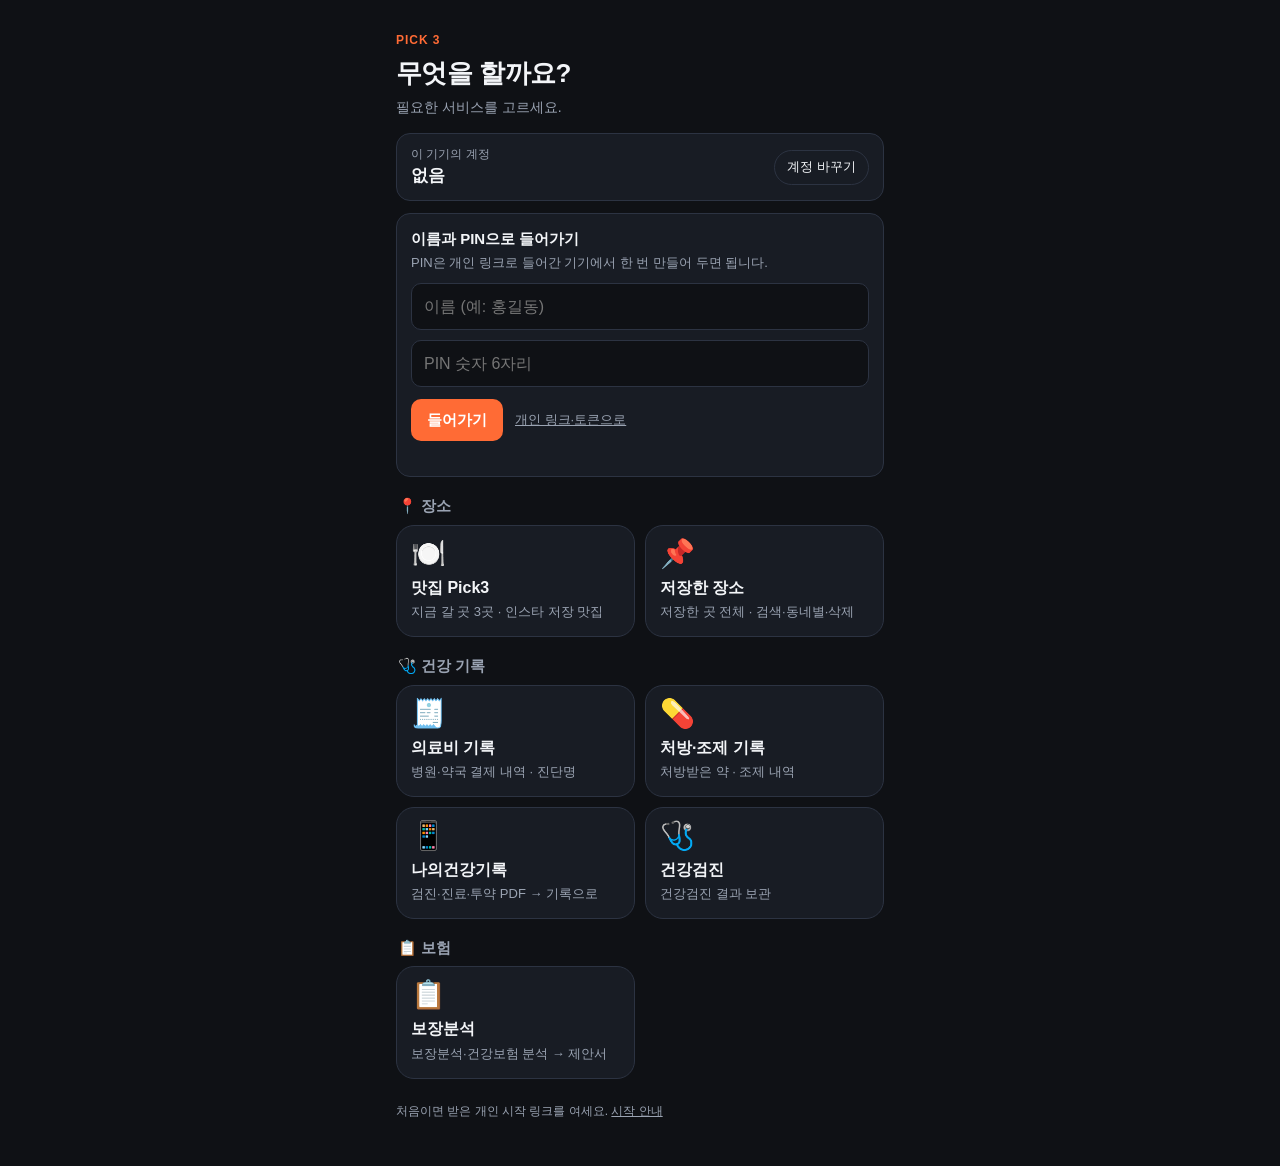
<file: index.html>
<!doctype html>
<html lang="ko">
<head>
  <meta charset="utf-8" />
  <meta name="viewport" content="width=device-width, initial-scale=1, viewport-fit=cover" />
  <meta name="theme-color" content="#0f1115" />
  <meta name="referrer" content="no-referrer" />
  <meta name="apple-mobile-web-app-capable" content="yes" />
  <meta name="apple-mobile-web-app-title" content="Pick3" />
  <link rel="manifest" href="manifest.json" />
  <link rel="icon" href="icon.svg" type="image/svg+xml" />
  <title>Pick3</title>
  <style>
    :root {
      --bg: #0f1115; --surface: #181c24; --surface-2: #222733; --border: #2c3342;
      --text: #f3f5f8; --muted: #9aa3b2; --accent: #ff6b35;
    }
    * { box-sizing: border-box; margin: 0; padding: 0; -webkit-tap-highlight-color: transparent; }
    body {
      background: var(--bg); color: var(--text); min-height: 100vh;
      font-family: -apple-system, BlinkMacSystemFont, "Pretendard", "Apple SD Gothic Neo", "Noto Sans KR", sans-serif;
      padding: 32px 16px 40px; max-width: 520px; margin: 0 auto; line-height: 1.45;
    }
    .brand { font-size: 12px; font-weight: 700; color: var(--accent); letter-spacing: 0.08em; }
    h1 { font-size: 26px; font-weight: 800; letter-spacing: -0.02em; margin-top: 6px; }
    .sub { color: var(--muted); font-size: 14px; margin-top: 4px; }
    .grid { margin-top: 18px; }
    .cards { display: grid; grid-template-columns: 1fr 1fr; gap: 10px; }
    .cat { font-size: 15px; font-weight: 800; color: var(--muted); margin: 18px 2px 8px; }
    .inbox { display: block; margin-top: 4px; padding: 12px 14px; border-radius: 14px; text-decoration: none;
      color: var(--text); background: var(--surface-2); border: 1px solid var(--accent, #ff6b35); font-size: 14.5px; }
    .inbox[hidden] { display: none; }
    .svc {
      display: flex; flex-direction: column; gap: 4px; min-height: 112px; padding: 14px 14px;
      background: var(--surface); border: 1px solid var(--border); border-radius: 18px;
      color: var(--text); text-decoration: none;
    }
    .svc:active { background: var(--surface-2); }
    .svc .icon { font-size: 28px; line-height: 1; }
    .svc .name { font-size: 16px; font-weight: 700; margin-top: 4px; }
    .svc .desc { color: var(--muted); font-size: 13px; }
    .acct {
      display: flex; align-items: center; justify-content: space-between; gap: 10px; margin-top: 16px;
      background: var(--surface); border: 1px solid var(--border); border-radius: 14px; padding: 12px 14px;
    }
    .acct .k { color: var(--muted); font-size: 12px; }
    .acct .v { font-size: 17px; font-weight: 700; }
    .acct button {
      font: inherit; font-size: 13px; color: var(--text); background: transparent; white-space: nowrap;
      border: 1px solid var(--border); border-radius: 999px; padding: 7px 12px;
    }
    .panel {
      margin-top: 12px; background: var(--surface); border: 1px solid var(--border); border-radius: 14px; padding: 14px;
    }
    .panel h2 { font-size: 15px; font-weight: 700; }
    .panel p { color: var(--muted); font-size: 13px; margin-top: 4px; }
    .panel input {
      display: block; width: 100%; margin-top: 10px; padding: 11px 12px; font: inherit; font-size: 16px;
      color: var(--text); background: var(--bg); border: 1px solid var(--border); border-radius: 10px;
    }
    .panel .row { display: flex; gap: 8px; margin-top: 12px; align-items: center; flex-wrap: wrap; }
    .btn {
      font: inherit; font-size: 15px; font-weight: 700; color: #fff; background: var(--accent);
      border: 0; border-radius: 10px; padding: 10px 16px;
    }
    .btn:disabled { opacity: 0.6; }
    .link { font: inherit; font-size: 13px; color: var(--muted); background: none; border: 0; text-decoration: underline; padding: 4px; }
    .err { color: #ff8a8a; font-size: 13px; margin-top: 8px; min-height: 1em; }
    .ok { color: #7ee2a8; }
    [hidden] { display: none !important; }
    .jobs { margin-top: 12px; }
    .job {
      background: var(--surface); border: 1px solid var(--border); border-radius: 14px; padding: 12px 14px; margin-top: 8px;
    }
    .job .head { display: flex; justify-content: space-between; color: var(--muted); font-size: 12px; }
    .job .msg { white-space: pre-line; font-size: 14px; margin-top: 6px; }
    .job.running .msg::before {
      content: ""; display: inline-block; width: 12px; height: 12px; margin-right: 8px; vertical-align: -1px;
      border: 2px solid var(--muted); border-top-color: var(--accent); border-radius: 50%; animation: spin 0.9s linear infinite;
    }
    @keyframes spin { to { transform: rotate(360deg); } }
    @media (prefers-reduced-motion: reduce) { .job.running .msg::before { animation: none; } }
    .foot { margin-top: 24px; color: var(--muted); font-size: 12px; }
    .foot a { color: var(--muted); }
    @media (max-width: 340px) { .cards { grid-template-columns: 1fr; } }
  </style>
</head>
<body>
  <p class="brand">PICK 3</p>
  <h1>무엇을 할까요?</h1>
  <p class="sub">필요한 서비스를 고르세요.</p>

  <div class="acct">
    <div><div class="k">이 기기의 계정</div><div class="v" id="acctName">확인 중…</div></div>
    <button type="button" id="switchBtn">계정 바꾸기</button>
  </div>

  <form class="panel" id="loginPanel" hidden autocomplete="on">
    <h2>이름과 PIN으로 들어가기</h2>
    <p>PIN은 개인 링크로 들어간 기기에서 한 번 만들어 두면 됩니다.</p>
    <input id="loginName" name="username" autocomplete="username" placeholder="이름 (예: 홍길동)" required />
    <input id="loginPin" name="password" type="password" inputmode="numeric" pattern="[0-9]*" maxlength="6"
           autocomplete="current-password" placeholder="PIN 숫자 6자리" required />
    <div class="row">
      <button class="btn" type="submit" id="loginBtn">들어가기</button>
      <button class="link" type="button" id="tokenBtn">개인 링크·토큰으로</button>
      <button class="link" type="button" id="loginCancel" hidden>닫기</button>
    </div>
    <div class="err" id="loginErr" role="alert"></div>
  </form>

  <form class="panel" id="pinPanel" hidden>
    <h2 id="pinTitle">PIN 만들기</h2>
    <p>다른 브라우저(카톡 안 브라우저, PC 등)에서는 긴 링크 대신 이름과 PIN으로 들어올 수 있습니다.</p>
    <input id="pin1" type="password" inputmode="numeric" pattern="[0-9]*" maxlength="6" autocomplete="new-password" placeholder="새 PIN 숫자 6자리" />
    <input id="pin2" type="password" inputmode="numeric" pattern="[0-9]*" maxlength="6" autocomplete="new-password" placeholder="한 번 더" />
    <div class="row">
      <button class="btn" type="submit" id="pinBtn">저장</button>
      <button class="link" type="button" id="pinLater">나중에</button>
    </div>
    <div class="err" id="pinErr" role="alert"></div>
  </form>

  <section class="jobs" id="jobs" hidden aria-live="polite"></section>

  <nav class="grid" id="grid" aria-label="서비스"></nav>

  <p class="foot" id="foot"></p>
  <p class="foot" id="usageFoot" style="margin-top:6px"></p>

  <script src="account.js"></script>
  <script>
    // To add a service: append one entry to its category. `href` is a page next to this one.
    const CATEGORIES = [
      { title: "📍 장소", services: [
        { icon: "🍽️", name: "맛집 Pick3", desc: "지금 갈 곳 3곳 · 인스타 저장 맛집", href: "pick3.html" },
        { icon: "📌", name: "저장한 장소", desc: "저장한 곳 전체 · 검색·동네별·삭제", href: "saved.html" },
      ] },
      { title: "🩺 건강 기록", services: [
        { icon: "🧾", name: "의료비 기록", desc: "병원·약국 결제 내역 · 진단명", href: "medical.html" },
        { icon: "💊", name: "처방·조제 기록", desc: "처방받은 약 · 조제 내역", href: "prescriptions.html" },
        { icon: "📱", name: "나의건강기록", desc: "검진·진료·투약 PDF → 기록으로", href: "docs.html?box=mhr" },
        { icon: "🩺", name: "건강검진", desc: "건강검진 결과 보관", href: "docs.html?box=checkup" },
      ] },
      { title: "📋 보험", services: [
        { icon: "📋", name: "보장분석", desc: "보장분석·건강보험 분석 → 제안서", href: "coverage.html" },
      ] },
    ];

    const esc = (s) => String(s).replace(/[&<>"']/g, (c) => ({"&":"&amp;","<":"&lt;",">":"&gt;",'"':"&quot;","'":"&#39;"}[c]));
    document.getElementById("grid").innerHTML =
      `<a class="inbox" id="lockedBanner" href="docs.html?box=locked" hidden></a>` +
      CATEGORIES.map((c) => `<h2 class="cat">${esc(c.title)}</h2><div class="cards">` + c.services.map((s) => `
      <a class="svc" href="${esc(s.href)}">
        <span class="icon" aria-hidden="true">${s.icon}</span>
        <span class="name">${esc(s.name)}</span>
        <span class="desc">${esc(s.desc)}</span>
      </a>`).join("") + `</div>`).join("");

    const $ = (id) => document.getElementById(id);
    const PIN_LATER = "pick3_pin_later";

    function showLogin(open, canCancel) {
      $("loginPanel").hidden = !open;
      $("loginCancel").hidden = !canCancel;
      $("loginErr").textContent = "";
      if (open) { $("pinPanel").hidden = true; }
    }

    async function offerPin() {
      const has = await Pick3Account.hasPin();
      if (has === undefined) return;            // server asleep / migration not run: say nothing
      $("pinTitle").textContent = has ? "PIN 바꾸기" : "PIN 만들기";
      const later = (() => { try { return localStorage.getItem(PIN_LATER); } catch { return ""; } })();
      $("pinPanel").hidden = has || !!later;
      $("foot").innerHTML = '<button class="link" type="button" id="pinOpen">' + (has ? "PIN 바꾸기" : "PIN 만들기") +
        '</button> · <button class="link" type="button" id="logoutBtn">이 기기에서 로그아웃</button>';
      $("pinOpen").onclick = () => { $("pinPanel").hidden = false; $("pin1").focus(); };
      $("logoutBtn").onclick = () => {
        if (!confirm("이 기기에서 로그아웃할까요? (단축어 저장은 그대로 됩니다)")) return;
        Pick3Account.signOut();
        showAccount();
      };
    }

    async function showAccount() {
      const el = $("acctName");
      const foot = $("foot");
      $("pinPanel").hidden = true;
      if (!Pick3Account.getToken()) {
        el.textContent = "없음";
        foot.innerHTML = '처음이면 받은 개인 시작 링크를 여세요. <a href="start.html">시작 안내</a>';
        showLogin(true, false);
        return;
      }
      showLogin(false);
      el.textContent = Pick3Account.cachedName() ? `${Pick3Account.cachedName()} 님` : "확인 중…";
      foot.textContent = "";
      const n = await Pick3Account.name();
      if (n === null) {
        el.textContent = "로그인 필요";
        Pick3Account.signOut();
        showLogin(true, false);
        $("loginErr").textContent = "로그인이 끝났거나 토큰이 맞지 않습니다. 다시 들어가 주세요.";
      } else {
        el.textContent = n ? `${n} 님` : "확인 못 함 (서버 깨우는 중)";
        if (n) { offerPin(); loadJobs(); loadUsage(); loadLocked(); }
      }
    }

    // Encrypted PDFs waiting for their password: show the count on the 🔒 card.
    async function loadLocked() {
      try {
        const res = await fetch(`${Pick3Account.API}/api/coverage?kind=locked`, { headers: { "X-Pick3-Token": Pick3Account.getToken() } });
        if (!res.ok) return;
        const rows = (await res.json()).reports || [];
        const b = document.getElementById("lockedBanner");
        if (!b) return;
        b.hidden = !rows.length;
        b.innerHTML = `🔒 <b>확인할 문서 ${rows.length}건</b> · 암호를 넣거나 종류를 골라 주세요 →`;
      } catch {}
    }

    // This month's Gemini usage (estimate from tokens x price table).
    async function loadUsage() {
      try {
        const res = await fetch(`${Pick3Account.API}/api/usage`, { headers: { "X-Pick3-Token": Pick3Account.getToken() } });
        if (!res.ok) return;
        const u = await res.json();
        if (!u.calls) return;
        $("usageFoot").textContent = `이번 달 AI 사용 ${u.calls}회 · 약 ₩${u.krw.toLocaleString("ko-KR")}${u.unpriced_models.length ? "+" : ""} (추정)`;
      } catch {}
    }

    // Shared links are processed in the background (20-40 s): show progress here.
    let jobsTimer = null;
    async function loadJobs() {
      clearTimeout(jobsTimer);
      const token = Pick3Account.getToken();
      if (!token) { $("jobs").hidden = true; return; }
      let jobs = [];
      try {
        const res = await fetch(`${Pick3Account.API}/api/jobs`, { headers: { "X-Pick3-Token": token } });
        if (res.ok) jobs = (await res.json()).jobs || [];
      } catch { /* server asleep: try again later */ }
      const box = $("jobs");
      const ICON = { link: "🔗" };
      box.hidden = !jobs.length;
      box.innerHTML = jobs.length ? '<h2 style="font-size:15px">최근 처리</h2>' + jobs.map((j) => `
        <div class="job ${j.status === "running" ? "running" : ""}">
          <div class="head"><span>${ICON[j.kind] || "🔗"} ${esc(j.site || "링크")}</span><span>${esc(j.started || "")}${j.finished ? " → " + esc(j.finished) : ""}</span></div>
          <div class="msg">${esc(j.message || "")}</div>
        </div>`).join("") : "";
      if (jobs.some((j) => j.status === "running")) jobsTimer = setTimeout(loadJobs, 3000);
    }

    document.addEventListener("visibilitychange", () => { if (!document.hidden) loadJobs(); });

    $("loginPanel").addEventListener("submit", async (e) => {
      e.preventDefault();
      const name = $("loginName").value.trim(), pin = $("loginPin").value.trim();
      $("loginBtn").disabled = true;
      $("loginErr").textContent = "확인 중…";
      const err = await Pick3Account.loginWithPin(name, pin);
      $("loginBtn").disabled = false;
      $("loginErr").textContent = err;
      if (!err) { $("loginPin").value = ""; showAccount(); }
    });
    $("tokenBtn").addEventListener("click", async () => {
      const n = await Pick3Account.switchInteractive();
      if (n) showAccount();
    });
    $("loginCancel").addEventListener("click", () => showLogin(false));

    $("pinPanel").addEventListener("submit", async (e) => {
      e.preventDefault();
      const a = $("pin1").value.trim(), b = $("pin2").value.trim();
      if (a !== b) { $("pinErr").textContent = "두 PIN이 다릅니다."; return; }
      $("pinBtn").disabled = true;
      const err = await Pick3Account.setPin(a);
      $("pinBtn").disabled = false;
      if (err) { $("pinErr").textContent = err; return; }
      $("pin1").value = $("pin2").value = "";
      $("pinErr").innerHTML = '<span class="ok">PIN을 저장했습니다. 이름과 이 PIN으로 다른 브라우저에서 들어오세요.</span>';
      setTimeout(() => { $("pinPanel").hidden = true; $("pinErr").textContent = ""; offerPin(); }, 2500);
    });
    $("pinLater").addEventListener("click", () => {
      try { localStorage.setItem(PIN_LATER, "1"); } catch {}
      $("pinPanel").hidden = true;
    });

    $("switchBtn").addEventListener("click", () => {
      const open = $("loginPanel").hidden;
      showLogin(open, true);
      if (open) $("loginName").focus();
    });

    Pick3Account.ready.then(showAccount);
  </script>
</body>
</html>
</file>
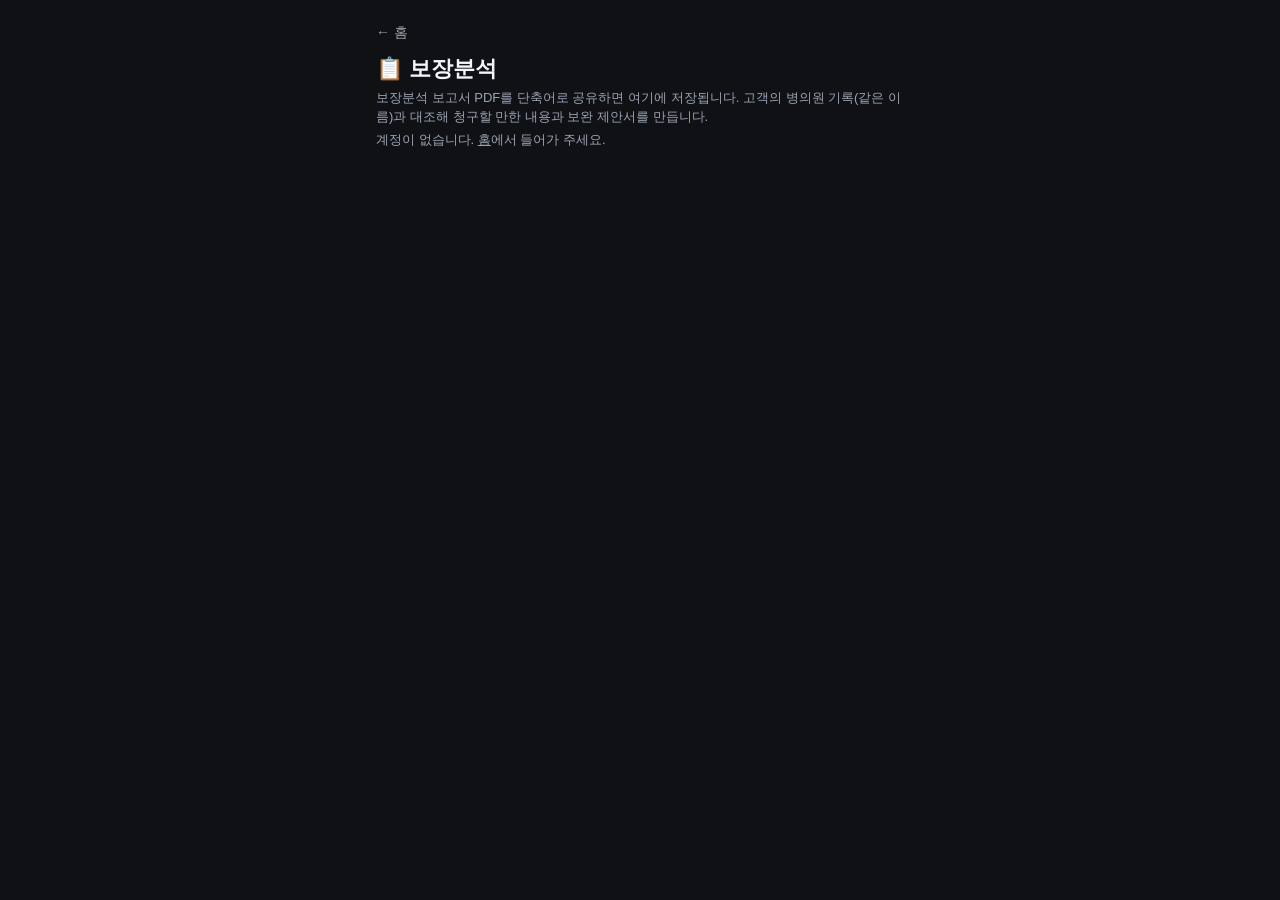
<file: coverage.html>
<!doctype html>
<html lang="ko">
<head>
  <meta charset="utf-8" />
  <meta name="viewport" content="width=device-width, initial-scale=1, viewport-fit=cover" />
  <meta name="theme-color" content="#0f1115" />
  <meta name="referrer" content="no-referrer" />
  <link rel="icon" href="icon.svg" type="image/svg+xml" />
  <title>보장분석</title>
  <style>
    :root {
      --bg: #0f1115; --surface: #181c24; --surface-2: #222733; --border: #2c3342;
      --text: #f3f5f8; --muted: #9aa3b2; --accent: #ff6b35; --danger: #ff8a8a; --ok: #7ee2a8;
    }
    * { box-sizing: border-box; margin: 0; padding: 0; -webkit-tap-highlight-color: transparent; }
    body {
      background: var(--bg); color: var(--text); min-height: 100vh;
      font-family: -apple-system, BlinkMacSystemFont, "Pretendard", "Apple SD Gothic Neo", "Noto Sans KR", sans-serif;
      padding: 20px 16px 48px; max-width: 560px; margin: 0 auto; line-height: 1.45;
    }
    a { color: inherit; }
    .home { color: var(--muted); text-decoration: none; font-size: 14px; }
    h1 { font-size: 22px; font-weight: 800; margin-top: 10px; }
    .sub { color: var(--muted); font-size: 13px; margin-top: 4px; }
    .list { margin-top: 14px; display: grid; gap: 10px; }
    .card { background: var(--surface); border: 1px solid var(--border); border-radius: 14px; padding: 13px 14px; }
    .card .name { font-size: 16px; font-weight: 700; }
    .card .meta { color: var(--muted); font-size: 12.5px; margin-top: 2px; }
    .card .msg { white-space: pre-line; font-size: 13.5px; margin-top: 8px; }
    .card.running .msg::before, .card.running .pinfo span:first-child::before {
      content: ""; display: inline-block; width: 12px; height: 12px; margin-right: 8px; vertical-align: -1px;
      border: 2px solid var(--muted); border-top-color: var(--accent); border-radius: 50%; animation: spin .9s linear infinite;
    }
    @keyframes spin { to { transform: rotate(360deg); } }
    @media (prefers-reduced-motion: reduce) { .card.running .msg::before { animation: none; } }
    .row { display: flex; gap: 8px; margin-top: 10px; flex-wrap: wrap; align-items: center; }
    input[type=password] {
      font: inherit; font-size: 16px; color: var(--text); background: var(--surface-2); flex: 1; min-width: 0;
      border: 1px solid var(--border); border-radius: 10px; padding: 9px 11px;
    }
    .btn {
      font: inherit; font-size: 14px; font-weight: 700; color: #fff; background: var(--accent);
      border: 0; border-radius: 10px; padding: 9px 14px;
    }
    .btn:disabled { opacity: .6; }
    .file, .del {
      font: inherit; font-size: 13px; color: var(--text); background: var(--surface-2);
      border: 1px solid var(--border); border-radius: 999px; padding: 6px 12px;
    }
    .del { color: var(--danger); background: transparent; margin-left: auto; }
    .prog { margin-top: 10px; }
    .steps { display: flex; gap: 4px; font-size: 11.5px; color: var(--muted); }
    .steps span { flex: 1; text-align: center; padding: 3px 0; border-radius: 6px; background: var(--surface-2); }
    .steps span.now { color: #fff; background: var(--accent); font-weight: 700; }
    .steps span.past { color: var(--ok); }
    .bar { height: 8px; border-radius: 99px; background: var(--surface-2); margin-top: 8px; overflow: hidden; }
    .bar i { display: block; height: 100%; background: var(--accent); border-radius: 99px; transition: width .8s ease; }
    .pinfo { display: flex; justify-content: space-between; font-size: 12.5px; color: var(--muted); margin-top: 6px; }
    .btn.ghost { background: transparent; color: var(--text); border: 1px solid var(--border); }
    .stpanel { margin-top: 8px; border-top: 1px solid var(--border); padding-top: 8px; }
    .stpanel .c { padding: 7px 0; border-bottom: 1px solid var(--border); font-size: 13px; }
    .stpanel .c .n { font-weight: 700; }
    .stpanel .c .k { color: var(--muted); font-size: 12px; margin: 2px 0 5px; }
    .stpanel select { font: inherit; font-size: 14px; color: var(--text); background: var(--surface-2);
      border: 1px solid var(--border); border-radius: 8px; padding: 6px 8px; width: 100%; }
    .stpanel select.set { border-color: var(--accent); }
    .stpanel .hint { color: var(--muted); font-size: 12px; margin-bottom: 4px; }
    .pdfrow { margin-top: 8px; }
    .pdfrow .pdflabel { width: 100%; color: var(--muted); font-size: 12px; }
    .pdfrow .file { font-size: 12.5px; padding: 5px 11px; background: transparent; }
    .err { color: var(--danger); font-size: 13px; margin-top: 6px; min-height: 1em; }
    .empty { color: var(--muted); font-size: 14px; margin-top: 18px; line-height: 1.6; }
  </style>
</head>
<body>
  <a class="home" href="./">← 홈</a>
  <h1>📋 보장분석</h1>
  <p class="sub">보장분석 보고서 PDF를 단축어로 공유하면 여기에 저장됩니다. 고객의 병의원 기록(같은 이름)과 대조해
    청구할 만한 내용과 보완 제안서를 만듭니다.</p>
  <p class="sub" id="state">불러오는 중…</p>
  <p class="sub" id="usage"></p>
  <div class="list" id="list"></div>

  <script src="account.js"></script>
  <script>
    const $ = (id) => document.getElementById(id);
    const esc = (s) => String(s ?? "").replace(/[&<>"']/g, (c) => ({"&":"&amp;","<":"&lt;",">":"&gt;",'"':"&quot;","'":"&#39;"}[c]));
    const day = (s) => (s || "").slice(0, 10);
    let timer = null;
    const STEPS = ["읽기", "대조", "분석", "문서"];
    const mmss = (s) => `${Math.floor(s / 60)}:${String(s % 60).padStart(2, "0")}`;

    // Overall % from the server's stage + real counts (stage 1) or typical durations (stage 3).
    function percent(p) {
      if (p.stage === 1) {  // ~8 s until the contract count, then contracts complete in parallel (~30 s)
        if (!p.total || !p.done) return 3 + 12 * Math.min(1, p.stage_elapsed / 10);
        return 15 + 45 * Math.min(p.done, p.total) / p.total;
      }
      if (p.stage === 2) return 62;
      if (p.stage === 3) return 64 + 28 * Math.min(1, p.stage_elapsed / 20);
      return 95;
    }

    function progressHtml(r) {
      const p = r.progress;
      if (!p) return `<div class="msg">${esc(r.message || "작성 중…")}</div>`;
      const detail = p.stage !== 1 ? esc(r.message || "")
        : p.done > 0 ? (p.total && p.done >= p.total ? `계약 ${p.total}건 다 읽음 · 요약표 정리 중` : `계약 ${p.done}${p.total ? "/" + p.total : ""}건 읽음`)
        : r.message === "보고서 올리는 중" ? "보고서 올리는 중" : "보고서 전체를 살펴보는 중";
      return `<div class="prog">
        <div class="steps">${STEPS.map((n, i) => `<span class="${i + 1 === p.stage ? "now" : i + 1 < p.stage ? "past" : ""}">${i + 1 < p.stage ? "✓ " : ""}${n}</span>`).join("")}</div>
        <div class="bar"><i style="width:${percent(p).toFixed(0)}%"></i></div>
        <div class="pinfo"><span>${detail}</span><span><b class="tick" data-base="${p.elapsed}" data-at="${Date.now()}">${mmss(p.elapsed)}</b> 경과 · 보통 1분</span></div>
      </div>`;
    }
    setInterval(() => document.querySelectorAll(".tick").forEach((el) => {
      el.textContent = mmss(+el.dataset.base + Math.floor((Date.now() - +el.dataset.at) / 1000));
    }), 1000);

    const won = (n) => `₩${Math.round(n).toLocaleString("ko-KR")}`;
    // AI cost estimate (tokens x price table); "+" when a model's price is unknown.
    function usageText(u) {
      if (!u) return "";
      return u.krw ? `AI 약 ${won(u.krw)}${u.partial ? "+" : ""}` : `AI 토큰 ${Math.round(u.tokens / 1000)}천`;
    }

    async function loadUsage(token) {
      try {
        const res = await fetch(`${Pick3Account.API}/api/usage`, { headers: { "X-Pick3-Token": token } });
        if (!res.ok) return;
        const u = await res.json();
        if (!u.calls) return;
        $("usage").textContent = `이번 달 AI 사용 ${u.calls}회 · 약 ${won(u.krw)}${u.unpriced_models.length ? "+ (일부 모델 단가 미확인)" : ""} · 추정치, 정확한 금액은 Google 결제 화면`;
      } catch {}
    }

    function card(r) {
      const running = r.status === "running";
      const health = r.kind === "health";  // 건강·보험 분석: health records only, no 보장분석 report
      const title = health ? `${r.customer_name || ""} 님 · 🩺 건강·보험 분석`
        : r.customer_name ? `${r.customer_name} 님` : (r.filename || "보장분석 보고서");
      const meta = [`${day(r.created_at)} 저장`, r.size_bytes ? `${(r.size_bytes / 1048576).toFixed(1)}MB` : "",
                    r.records_count != null ? `병의원 기록 ${r.records_count}건` : "",
                    r.analyzed_at ? `작성 ${day(r.analyzed_at)}` : "", usageText(r.usage)].filter(Boolean).join(" · ");
      // HTML opens for reading on the phone; [PDF 보내기] sends that same HTML printed to PDF (no password).
      const kind = (f) => (f.name.includes("맞춤") ? "제안서" : "분석서");
      const btn = (f, label) =>
        `<button class="file" type="button" data-id="${r.id}" data-i="${f.index}" data-name="${esc(f.name)}">${label}</button>`;
      const htmls = r.files || [];
      const files = htmls.map((f) => btn(f, `📄 ${kind(f)}`)).join("");
      const pdfBtn = (f) => `<button class="file pdf" type="button" data-id="${r.id}" data-i="${f.index}" ` +
        `data-name="${esc(f.name.replace(/\.html$/, ".pdf"))}" data-ready="${f.pdf ? 1 : 0}">${kind(f)} PDF</button>`;
      const pdfRow = htmls.length && !running ? `<div class="row pdfrow"><span class="pdflabel">PDF 보내기 (카톡 등)</span>` +
        htmls.map(pdfBtn).join("") + `</div>` : "";
      return `<article class="card ${running ? "running" : ""}" data-id="${r.id}">
        <div class="name">${esc(title)}</div>
        <div class="meta">${esc(meta)}</div>
        ${running ? progressHtml(r) : r.message ? `<div class="msg">${esc(r.message)}</div>` : ""}
        ${running ? "" : `<form class="row run" data-id="${r.id}" data-kind="${health ? "health" : "coverage"}">
          <button class="btn" type="submit">${(r.files || []).length ? "다시 작성" : health ? "분석 작성" : "제안서 작성"}</button>
          ${r.has_extract ? `<button class="btn ghost stbtn" type="button" data-id="${r.id}">📝 계약 상태</button>` : ""}
        </form><div class="err" data-err="${r.id}"></div>`}
        <div class="row">${files}${running ? "" : `<button class="del" type="button" data-id="${r.id}">삭제</button>`}</div>
        ${!running && r.has_extract ? `<div class="stpanel" id="st-${r.id}" hidden></div>` : ""}
        ${pdfRow}
      </article>`;
    }

    async function load() {
      clearTimeout(timer);
      await Pick3Account.ready;
      const token = Pick3Account.getToken();
      if (!token) { $("state").innerHTML = '계정이 없습니다. <a href="./">홈</a>에서 들어가 주세요.'; return; }
      // Don't redraw while a password is being typed.
      if (document.activeElement && ["INPUT", "SELECT"].includes(document.activeElement.tagName)) { timer = setTimeout(load, 3000); return; }
      let data;
      try {
        const [res, hres] = await Promise.all(["coverage", "health"].map((k) =>
          fetch(`${Pick3Account.API}/api/coverage?kind=${k}`, { headers: { "X-Pick3-Token": token } })));
        if (res.status === 401) { $("state").innerHTML = '로그인이 필요합니다. <a href="./">홈</a>에서 다시 들어가 주세요.'; return; }
        data = await res.json();
        if (!res.ok) throw new Error(data.detail || res.status);
        const extra = hres.ok ? (await hres.json()).reports || [] : [];
        data.reports = [...(data.reports || []), ...extra].sort((a, b) => String(b.created_at).localeCompare(String(a.created_at)));
      } catch (e) {
        $("state").textContent = "불러오지 못했습니다. 서버가 깨어나는 중이면 30초 뒤 새로고침해 주세요.";
        return;
      }
      const rows = data.reports || [];
      loadUsage(token);
      $("state").textContent = rows.length ? `${rows.length}건` : "";
      $("list").innerHTML = rows.length ? rows.map(card).join("") :
        '<p class="empty">아직 저장된 보고서가 없습니다.<br>카톡 등에서 보장분석 PDF → 공유 → <b>Pick3</b> 를 고르세요.</p>';
      if (rows.some((r) => r.status === "running")) timer = setTimeout(load, 3000);
      prefetchPdfs();
    }

    $("list").addEventListener("submit", async (e) => {
      const form = e.target.closest(".run");
      if (!form) return;
      e.preventDefault();
      const id = form.dataset.id, input = form.querySelector("input"), btn = form.querySelector("button");
      const err = document.querySelector(`[data-err="${id}"]`);
      btn.disabled = true; err.textContent = "";
      try {
        const res = await fetch(`${Pick3Account.API}/api/${form.dataset.kind === "health" ? "health" : "coverage"}/${id}/run`, {
          method: "POST", headers: { "Content-Type": "application/json", "X-Pick3-Token": Pick3Account.getToken() },
          body: "{}",
        });
        const d = await res.json().catch(() => ({}));
        if (!d.ok) { err.textContent = d.message || d.detail || "시작하지 못했습니다."; btn.disabled = false; return; }
      } catch { err.textContent = "서버에 연결하지 못했습니다."; btn.disabled = false; return; }
      if (input) input.blur();
      load();
    });

    // PDFs already printed are fetched ahead of time: iOS only opens the share sheet during the tap itself,
    // so the file must already be in memory. Sharing a File (not a link) keeps its name and sends no extra URL.
    // A PDF not printed yet is made on the first tap (a few seconds); the next tap sends it.
    const pdfCache = new Map();
    async function fetchFile(id, i, name) {
      const key = `${id}:${i}`;
      if (pdfCache.has(key)) return pdfCache.get(key);
      const res = await fetch(`${Pick3Account.API}/api/coverage/${id}/pdf/${i}`,
                              { headers: { "X-Pick3-Token": Pick3Account.getToken() } });
      if (!res.ok) throw new Error((await res.json().catch(() => ({}))).detail || res.status);
      const file = new File([await res.blob()], name, { type: "application/pdf" });
      pdfCache.set(key, file);
      return file;
    }
    function prefetchPdfs() {
      document.querySelectorAll('.file.pdf[data-ready="1"]').forEach((b) =>
        fetchFile(b.dataset.id, b.dataset.i, b.dataset.name).catch(() => {}));
    }
    async function sharePdf(b) {
      const key = `${b.dataset.id}:${b.dataset.i}`;
      const ready = pdfCache.get(key);
      if (ready && navigator.canShare && navigator.canShare({ files: [ready] })) {
        try { await navigator.share({ files: [ready] }); } catch (err) { /* closed the sheet */ }
        return;
      }
      const label = b.textContent;
      try {
        if (!ready) { b.disabled = true; b.textContent = "PDF 만드는 중…"; }
        const file = ready || await fetchFile(b.dataset.id, b.dataset.i, b.dataset.name);
        b.disabled = false;
        if (navigator.canShare && navigator.canShare({ files: [file] })) {
          b.textContent = "📤 한 번 더 누르면 보내기";  // the tap that waited for the PDF no longer counts
          return;
        }
        b.textContent = label;
        const a = document.createElement("a");  // desktop: save with its name
        a.href = URL.createObjectURL(file); a.download = file.name; a.click();
      } catch (err) {
        b.disabled = false; b.textContent = label;
        alert("PDF를 만들지 못했습니다. 잠시 후 다시 해 주세요." + (err && err.message && isNaN(err.message) ? "\n" + err.message : ""));
      }
    }

    // Planner-confirmed payment status per contract (e.g. a contract no longer paid), then re-run.
    async function toggleStatus(id) {
      const box = document.getElementById(`st-${id}`);
      if (!box.hidden) { box.hidden = true; return; }
      box.hidden = false; box.innerHTML = '<p class="hint">불러오는 중…</p>';
      const res = await fetch(`${Pick3Account.API}/api/coverage/${id}/contracts`, { headers: { "X-Pick3-Token": Pick3Account.getToken() } }).catch(() => null);
      const d = res && res.ok ? await res.json() : null;
      if (!d || !d.contracts || !d.contracts.length) { box.innerHTML = `<p class="hint">${esc((d && d.message) || "불러오지 못했습니다.")}</p>`; return; }
      const est = (c) => c.estimate === "paid_up" ? `납입 끝남 추정 (${c.estimate_basis || ""})` : "납입 중";
      box.innerHTML = '<p class="hint">설계사가 아는 실제 상태로 고르세요. "자동"은 Pick3 추정을 씁니다.</p>' + d.contracts.map((c) => `
        <div class="c"><div class="n">${c.no}. ${esc(c.insurer)} ${esc(c.product)}</div>
          <div class="k">${c.premium ? won(c.premium) + (c.pay_cycle === "월납" ? "/월" : " " + esc(c.pay_cycle)) : "-"} · 납입 ${c.paid_count ?? "-"}회 · ${esc(c.start || "")}~${esc(c.end || "종신")} · Pick3 추정: ${esc(est(c))}</div>
          <select data-no="${c.no}" class="${c.status !== "auto" ? "set" : ""}">
            <option value="auto">자동 (Pick3 추정)</option>
            ${Object.entries(d.statuses).map(([k, v]) => `<option value="${k}" ${c.status === k ? "selected" : ""}>${esc(v)}</option>`).join("")}
          </select></div>`).join("") +
        `<div class="row"><button class="btn stsave" type="button" data-id="${id}">저장하고 다시 작성</button></div>`;
    }

    async function saveStatus(id, btn) {
      const overrides = {};
      document.querySelectorAll(`#st-${id} select`).forEach((s) => { if (s.value !== "auto") overrides[s.dataset.no] = s.value; });
      btn.disabled = true;
      const h = { "Content-Type": "application/json", "X-Pick3-Token": Pick3Account.getToken() };
      const put = await fetch(`${Pick3Account.API}/api/coverage/${id}/overrides`, { method: "POST", headers: h, body: JSON.stringify({ overrides }) }).catch(() => null);
      if (!put || !put.ok) { const m = put ? (await put.json().catch(() => ({}))).detail : ""; alert("저장하지 못했습니다." + (m ? " " + m : " 서버 연결을 확인해 주세요.")); btn.disabled = false; return; }
      const run = await fetch(`${Pick3Account.API}/api/coverage/${id}/run`, { method: "POST", headers: h, body: "{}" }).catch(() => null);
      const d = run ? await run.json().catch(() => ({})) : {};
      if (!d.ok) alert(d.message || "다시 작성을 시작하지 못했습니다.");
      load();
    }

    $("list").addEventListener("click", async (e) => {
      const f = e.target.closest(".file");
      if (f && f.classList.contains("pdf")) {  // PDFs are for sending: share the named file itself
        await sharePdf(f);
        return;
      }
      if (f) {
        const win = window.open("", "_blank");  // open now: Safari blocks pop-ups opened after an await
        try {
          const res = await fetch(`${Pick3Account.API}/api/coverage/${f.dataset.id}/files/${f.dataset.i}`,
                                  { headers: { "X-Pick3-Token": Pick3Account.getToken() } });
          if (!res.ok) throw new Error(res.status);
          const url = URL.createObjectURL(new File([await res.blob()], f.dataset.name, { type: "text/html" }));
          if (win) win.location.href = url;
          else { const a = document.createElement("a"); a.href = url; a.download = f.dataset.name; a.click(); }
        } catch {
          if (win) win.close();
          alert("파일을 받지 못했습니다. 잠시 후 다시 해 주세요.");
        }
        return;
      }
      const sb = e.target.closest(".stbtn");
      if (sb) { await toggleStatus(sb.dataset.id); return; }
      const ss = e.target.closest(".stsave");
      if (ss) { await saveStatus(ss.dataset.id, ss); return; }
      const d = e.target.closest(".del");
      if (!d || !confirm("이 보고서와 만든 결과를 모두 지울까요?")) return;
      const res = await fetch(`${Pick3Account.API}/api/coverage/${d.dataset.id}`, {
        method: "DELETE", headers: { "X-Pick3-Token": Pick3Account.getToken() },
      }).catch(() => null);
      const body = res ? await res.json().catch(() => ({})) : {};
      if (!res || !res.ok || body.ok === false) { alert(body.message || "지우지 못했습니다."); return; }
      load();
    });

    document.addEventListener("visibilitychange", () => { if (!document.hidden) load(); });
    load();
  </script>
</body>
</html>
</file>
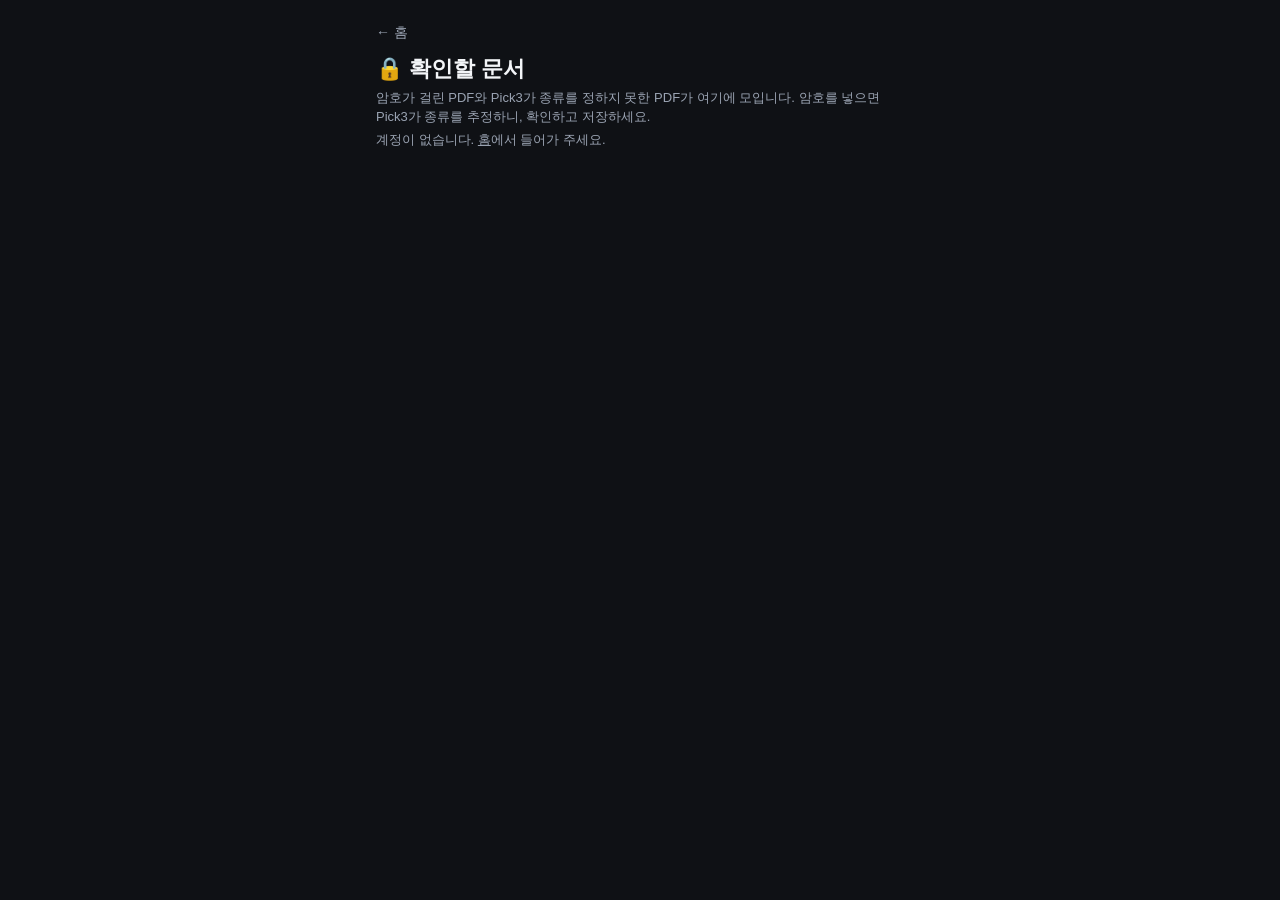
<file: docs.html>
<!doctype html>
<html lang="ko">
<head>
  <meta charset="utf-8" />
  <meta name="viewport" content="width=device-width, initial-scale=1, viewport-fit=cover" />
  <meta name="theme-color" content="#0f1115" />
  <meta name="referrer" content="no-referrer" />
  <link rel="icon" href="icon.svg" type="image/svg+xml" />
  <title>문서함</title>
  <style>
    :root {
      --bg: #0f1115; --surface: #181c24; --surface-2: #222733; --border: #2c3342;
      --text: #f3f5f8; --muted: #9aa3b2; --accent: #ff6b35; --danger: #ff8a8a; --ok: #7ee2a8;
    }
    * { box-sizing: border-box; margin: 0; padding: 0; -webkit-tap-highlight-color: transparent; }
    body {
      background: var(--bg); color: var(--text); min-height: 100vh;
      font-family: -apple-system, BlinkMacSystemFont, "Pretendard", "Apple SD Gothic Neo", "Noto Sans KR", sans-serif;
      padding: 20px 16px 48px; max-width: 560px; margin: 0 auto; line-height: 1.45;
    }
    a { color: inherit; }
    .home { color: var(--muted); text-decoration: none; font-size: 14px; }
    h1 { font-size: 22px; font-weight: 800; margin-top: 10px; }
    .sub { color: var(--muted); font-size: 13px; margin-top: 4px; }
    .list { margin-top: 14px; display: grid; gap: 10px; }
    .card { background: var(--surface); border: 1px solid var(--border); border-radius: 14px; padding: 13px 14px; }
    .card .name { font-size: 15.5px; font-weight: 700; word-break: break-all; }
    .card .meta { color: var(--muted); font-size: 12.5px; margin-top: 2px; }
    .card .msg { white-space: pre-line; font-size: 13.5px; margin-top: 8px; }
    .row { display: flex; gap: 8px; margin-top: 10px; flex-wrap: wrap; align-items: center; }
    input[type=password] {
      font: inherit; font-size: 16px; color: var(--text); background: var(--surface-2); flex: 1; min-width: 0;
      border: 1px solid var(--border); border-radius: 10px; padding: 9px 11px;
    }
    .btn {
      font: inherit; font-size: 14px; font-weight: 700; color: #fff; background: var(--accent);
      border: 0; border-radius: 10px; padding: 9px 14px;
    }
    .btn:disabled { opacity: .6; }
    .file, .del {
      font: inherit; font-size: 13px; color: var(--text); background: var(--surface-2);
      border: 1px solid var(--border); border-radius: 999px; padding: 6px 12px;
    }
    .del { color: var(--danger); background: transparent; margin-left: auto; }
    .kinds { display: grid; gap: 6px; margin-top: 10px; }
    .kinds label {
      display: flex; gap: 9px; align-items: center; font-size: 14px; padding: 9px 11px;
      background: var(--surface-2); border: 1px solid var(--border); border-radius: 10px;
    }
    .kinds label:has(input:checked) { border-color: var(--accent); }
    .kinds .g { margin-left: auto; color: var(--ok); font-size: 12px; }
    .hint { color: var(--muted); font-size: 12.5px; margin-top: 8px; }
    .err { color: var(--danger); font-size: 13px; margin-top: 6px; min-height: 1em; white-space: pre-line; }
    .done { background: var(--surface-2); border-radius: 12px; padding: 11px 13px; font-size: 13.5px;
      white-space: pre-line; margin-top: 12px; }
    .bulk { background: var(--surface); border: 1px solid var(--border); border-radius: 14px; padding: 4px 14px 13px; margin-top: 12px; }
    .empty { color: var(--muted); font-size: 14px; margin-top: 18px; line-height: 1.6; }
  </style>
</head>
<body>
  <a class="home" href="./">← 홈</a>
  <h1 id="title">문서함</h1>
  <p class="sub" id="lead"></p>
  <p class="sub" id="state">불러오는 중…</p>
  <div class="done" id="done" hidden></div>
  <div class="bulk" id="bulk" hidden>
    <form class="row" id="openAll" hidden>
      <input type="password" inputmode="numeric" autocomplete="off" placeholder="모든 암호 문서에 같은 암호" required />
      <button class="btn" type="submit">같은 암호로 모두 열기</button>
    </form>
    <div class="row" id="saveAllRow" hidden><button class="btn" id="saveAll" type="button">추정대로 모두 저장</button>
      <span class="hint" style="margin-top:0">추정이 없는 문서는 남겨 둡니다.</span></div>
  </div>
  <div class="list" id="list"></div>

  <script src="account.js"></script>
  <script>
    // One page for the document boxes: ?box=locked (암호 문서함) | checkup (건강검진).
    const BOXES = {
      locked: { title: "🔒 확인할 문서", lead: "암호가 걸린 PDF와 Pick3가 종류를 정하지 못한 PDF가 여기에 모입니다. 암호를 넣으면 Pick3가 종류를 추정하니, 확인하고 저장하세요.",
                empty: "확인할 문서가 없습니다." },
      mhr: { title: "📱 나의건강기록", lead: "나의건강기록 앱에서 내보낸 PDF 원본입니다. 진료이력은 의료비 기록에, 투약이력은 처방 기록에 넣었습니다.",
             empty: "저장된 나의건강기록이 없습니다.<br>나의건강기록 앱 → PDF 저장 → 공유 → <b>Pick3</b> 를 고르세요." },
      checkup: { title: "🩺 건강검진", lead: "공유한 건강검진 결과입니다. (분석 기능은 준비 중)",
                 empty: "저장된 건강검진 결과가 없습니다.<br>건강검진 PDF → 공유 → <b>Pick3</b> 를 고르세요." },
    };
    const KINDS = [
      ["mhr", "📱 나의건강기록 (검진·진료·투약)", "구간을 나눠 기록에 넣고 원본은 보관"],
      ["coverage", "📋 보장분석 보고서", "보장분석 화면으로 옮김 · 제안서 작성"],
      ["medical", "🧾 의료비·처방·요양급여내역", "기록으로 저장하고 PDF는 지움"],
      ["checkup", "🩺 건강검진 결과", "건강검진 보관함으로 옮김"],
      ["delete", "🗑 필요 없음", "지움"],
    ];
    const box = BOXES[new URLSearchParams(location.search).get("box")] ? new URLSearchParams(location.search).get("box") : "locked";
    const $ = (id) => document.getElementById(id);
    const esc = (s) => String(s ?? "").replace(/[&<>"']/g, (c) => ({"&":"&amp;","<":"&lt;",">":"&gt;",'"':"&quot;","'":"&#39;"}[c]));
    const day = (s) => (s || "").slice(0, 10);
    const hdr = (json) => ({ ...(json ? { "Content-Type": "application/json" } : {}), "X-Pick3-Token": Pick3Account.getToken() });
    document.title = BOXES[box].title.replace(/^\S+\s/, "");
    $("title").textContent = BOXES[box].title;
    $("lead").textContent = BOXES[box].lead;

    function card(r) {
      const meta = [`${day(r.created_at)} 저장`, r.size_bytes ? `${(r.size_bytes / 1048576).toFixed(1)}MB` : ""].filter(Boolean).join(" · ");
      const head = `<div class="name">${esc(r.filename || "문서")}</div><div class="meta">${esc(meta)}</div>`;
      const view = `<button class="file view" type="button" data-id="${r.id}" data-name="${esc(r.filename || "문서.pdf")}">📄 PDF 보기</button>`;
      const del = `<button class="del" type="button" data-id="${r.id}">삭제</button>`;
      const analyze = r.customer_name ? `<button class="btn analyze" type="button" data-id="${r.id}">📋 ${esc(r.customer_name)} 님 보장분석에 반영</button>` : "";
      if (box === "checkup") return `<article class="card">${head}<div class="row">${view}${del}</div>
        ${analyze ? `<div class="row">${analyze}</div>` : ""}<div class="err" data-err="${r.id}"></div></article>`;
      if (box === "mhr") return `<article class="card">${head}${r.message ? `<div class="msg">${esc(r.message)}</div>` : ""}
        <div class="row">${view}<button class="file again" type="button" data-id="${r.id}">다시 읽기</button>${del}</div>
        ${analyze ? `<div class="row">${analyze}</div><p class="hint">보장분석 보고서가 있으면 새 기록으로 다시 작성하고, 없으면 건강 기록만으로 건강·보험 분석을 만듭니다.</p>` : ""}
        <div class="err" data-err="${r.id}"></div></article>`;
      if (r.encrypted) {  // not opened yet
        return `<article class="card">${head}
          <form class="row open" data-id="${r.id}">
            <input type="password" inputmode="numeric" autocomplete="off" placeholder="암호 (보통 생년월일 6자리 또는 8자리)" required />
            <button class="btn" type="submit">열기</button>
          </form><div class="err" data-err="${r.id}"></div>
          <div class="row">${del}</div></article>`;
      }
      const guess = r.suggested || "";
      return `<article class="card">${head}
        <p class="hint">${guess ? "Pick3 추정에 ✓ 표시했습니다. 맞는지 확인하고 저장하세요." : "종류를 골라 주세요."}</p>
        <form class="classify" data-id="${r.id}"><div class="kinds">${KINDS.map(([k, label, note]) => `
          <label><input type="radio" name="k${r.id}" value="${k}" ${k === guess ? "checked" : ""} required />
            <span>${label}<br><span class="sub">${note}</span></span>${k === guess ? '<span class="g">추정</span>' : ""}</label>`).join("")}
        </div><div class="row"><button class="btn" type="submit">저장</button>${view}</div></form>
        <div class="err" data-err="${r.id}"></div></article>`;
    }

    async function load() {
      await Pick3Account.ready;
      if (!Pick3Account.getToken()) { $("state").innerHTML = '계정이 없습니다. <a href="./">홈</a>에서 들어가 주세요.'; return; }
      if (document.activeElement && document.activeElement.tagName === "INPUT" && document.activeElement.type === "password") return;
      let data;
      try {
        const res = await fetch(`${Pick3Account.API}/api/coverage?kind=${box}`, { headers: hdr() });
        if (res.status === 401) { $("state").innerHTML = '로그인이 필요합니다. <a href="./">홈</a>에서 다시 들어가 주세요.'; return; }
        data = await res.json();
        if (!res.ok) throw new Error(data.detail || res.status);
      } catch (e) {
        $("state").textContent = "불러오지 못했습니다. " + (e.message && isNaN(e.message) ? e.message : "서버가 깨어나는 중이면 30초 뒤 새로고침해 주세요.");
        return;
      }
      const rows = data.reports || [];
      $("state").textContent = rows.length ? `${rows.length}건` : "";
      $("list").innerHTML = rows.length ? rows.map(card).join("") : `<p class="empty">${BOXES[box].empty}</p>`;
      if (box === "locked") {  // bulk actions, e.g. 요양급여내역 by year with one password
        const locked = rows.filter((r) => r.encrypted).length, guessed = rows.filter((r) => !r.encrypted && r.suggested).length;
        $("openAll").hidden = locked < 2; $("saveAllRow").hidden = guessed < 2;
        $("bulk").hidden = locked < 2 && guessed < 2;
      }
    }

    async function post(path, body) {
      const res = await fetch(`${Pick3Account.API}${path}`, { method: "POST", headers: hdr(!!body),
        ...(body ? { body: JSON.stringify(body) } : {}) }).catch(() => null);
      const d = res ? await res.json().catch(() => ({})) : {};
      return res && res.ok ? d : { ok: false, message: d.message || d.detail || "서버에 연결하지 못했습니다." };
    }
    function summary(text) { $("done").hidden = false; $("done").textContent = text; }

    $("openAll").addEventListener("submit", async (e) => {
      e.preventDefault();
      const input = $("openAll").querySelector("input"), btn = $("openAll").querySelector(".btn");
      btn.disabled = true; btn.textContent = "여는 중…";
      const d = await post("/api/docs/open-all", { password: input.value });
      btn.disabled = false; btn.textContent = "같은 암호로 모두 열기";
      input.value = ""; input.blur();
      summary(d.ok ? `${d.opened}건 열었습니다.` + (d.failed ? ` ${d.failed}건은 암호가 맞지 않아 그대로 두었습니다.` : "") : d.message);
      load();
    });

    $("saveAll").addEventListener("click", async () => {
      const btn = $("saveAll");
      btn.disabled = true; btn.textContent = "저장 중… (문서마다 10~30초)";
      const d = await post("/api/docs/classify-all");
      btn.disabled = false; btn.textContent = "추정대로 모두 저장";
      summary(d.ok ? [`${d.saved}건 저장` + (d.failed ? ` · ${d.failed}건 실패(문서함에 남김)` : ""), ...(d.messages || [])].join("\n\n") : d.message);
      load();
    });

    $("list").addEventListener("submit", async (e) => {
      e.preventDefault();
      const form = e.target, id = form.dataset.id, btn = form.querySelector(".btn");
      const err = document.querySelector(`[data-err="${id}"]`);
      err.textContent = ""; btn.disabled = true;
      if (form.classList.contains("open")) {
        const input = form.querySelector("input");
        const res = await fetch(`${Pick3Account.API}/api/docs/${id}/open`, { method: "POST", headers: hdr(true),
          body: JSON.stringify({ password: input.value }) }).catch(() => null);
        const d = res ? await res.json().catch(() => ({})) : {};
        btn.disabled = false;
        if (!d.ok) { err.textContent = d.message || d.detail || "서버에 연결하지 못했습니다."; return; }
        input.blur(); load(); return;
      }
      const kind = (form.querySelector("input:checked") || {}).value;
      if (!kind) { btn.disabled = false; return; }
      if (kind === "delete" && !confirm("이 문서를 지울까요?")) { btn.disabled = false; return; }
      btn.textContent = kind === "medical" ? "읽는 중… (10~30초)" : "저장 중…";
      const res = await fetch(`${Pick3Account.API}/api/docs/${id}/classify`, { method: "POST", headers: hdr(true),
        body: JSON.stringify({ kind }) }).catch(() => null);
      const d = res ? await res.json().catch(() => ({})) : {};
      btn.disabled = false; btn.textContent = "저장";
      if (!d.ok) { err.textContent = d.message || d.detail || "서버에 연결하지 못했습니다."; return; }
      $("done").hidden = false; $("done").textContent = d.message || "저장했습니다.";
      load();
    });

    $("list").addEventListener("click", async (e) => {
      const v = e.target.closest(".view");
      if (v) {
        const win = window.open("", "_blank");  // open now: Safari blocks pop-ups opened after an await
        try {
          const res = await fetch(`${Pick3Account.API}/api/docs/${v.dataset.id}/original`, { headers: hdr() });
          if (!res.ok) throw new Error(res.status);
          const url = URL.createObjectURL(new File([await res.blob()], v.dataset.name, { type: "application/pdf" }));
          if (win) win.location.href = url;
          else { const a = document.createElement("a"); a.href = url; a.download = v.dataset.name; a.click(); }
        } catch {
          if (win) win.close();
          alert("파일을 받지 못했습니다. 잠시 후 다시 해 주세요.");
        }
        return;
      }
      const an = e.target.closest(".analyze");
      if (an) {
        an.disabled = true; an.textContent = "시작하는 중…";
        const res = await fetch(`${Pick3Account.API}/api/docs/${an.dataset.id}/analyze`, { method: "POST", headers: hdr() }).catch(() => null);
        const d = res ? await res.json().catch(() => ({})) : {};
        if (!d.ok) { an.disabled = false; an.textContent = "📋 보장분석에 반영";
          document.querySelector(`[data-err="${an.dataset.id}"]`).textContent = d.message || d.detail || "서버에 연결하지 못했습니다."; return; }
        alert(d.message || "시작했습니다.");
        location.href = "coverage.html";
        return;
      }
      const ag = e.target.closest(".again");
      if (ag) {
        ag.disabled = true; ag.textContent = "읽는 중…";
        const res = await fetch(`${Pick3Account.API}/api/docs/${ag.dataset.id}/process`, { method: "POST", headers: hdr() }).catch(() => null);
        const d = res ? await res.json().catch(() => ({})) : {};
        if (!d.ok) document.querySelector(`[data-err="${ag.dataset.id}"]`).textContent = d.message || d.detail || "서버에 연결하지 못했습니다.";
        load(); return;
      }
      const d = e.target.closest(".del");
      if (!d || !confirm("이 문서를 지울까요?" + (box === "mhr" ? "\n(이미 넣은 진료·투약 기록은 남습니다)" : ""))) return;
      const res = await fetch(`${Pick3Account.API}/api/coverage/${d.dataset.id}`, { method: "DELETE", headers: hdr() }).catch(() => null);
      const body = res ? await res.json().catch(() => ({})) : {};
      if (!res || !res.ok || body.ok === false) { alert(body.message || "지우지 못했습니다."); return; }
      load();
    });

    document.addEventListener("visibilitychange", () => { if (!document.hidden) load(); });
    load();
  </script>
</body>
</html>
</file>
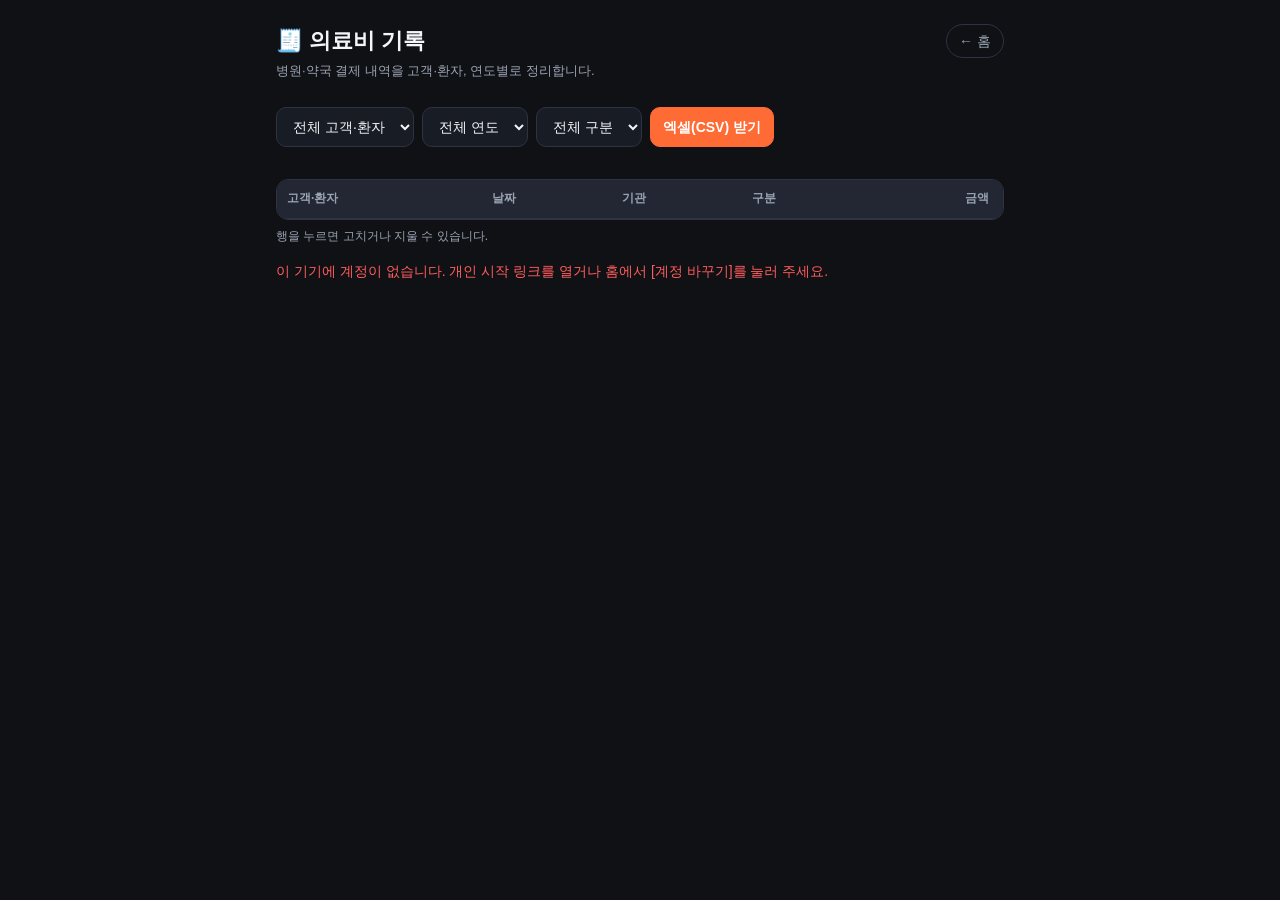
<file: medical.html>
<!doctype html>
<html lang="ko">
<head>
  <meta charset="utf-8" />
  <meta name="viewport" content="width=device-width, initial-scale=1" />
  <meta name="theme-color" content="#0f1115" />
  <meta name="referrer" content="no-referrer" />
  <title>의료비 기록</title>
  <style>
    :root {
      --bg: #0f1115; --surface: #181c24; --surface-2: #222733; --border: #2c3342;
      --text: #f3f5f8; --muted: #9aa3b2; --accent: #ff6b35; --danger: #ff5c5c;
    }
    * { box-sizing: border-box; margin: 0; padding: 0; -webkit-tap-highlight-color: transparent; }
    body {
      background: var(--bg); color: var(--text); min-height: 100vh;
      font-family: -apple-system, BlinkMacSystemFont, "Pretendard", "Apple SD Gothic Neo", "Noto Sans KR", sans-serif;
      padding: 24px 16px 40px; max-width: 760px; margin: 0 auto; line-height: 1.45;
    }
    h1 { font-size: 22px; font-weight: 800; }
    .sub { color: var(--muted); font-size: 13px; margin-top: 4px; }
    .bar { display: flex; flex-wrap: wrap; gap: 8px; margin-top: 16px; }
    select, button {
      font: inherit; font-size: 14px; color: var(--text); background: var(--surface);
      border: 1px solid var(--border); border-radius: 10px; padding: 9px 12px;
    }
    button.primary { background: var(--accent); border-color: var(--accent); color: #fff; font-weight: 700; }
    .totals { margin-top: 16px; display: grid; grid-template-columns: repeat(auto-fill, minmax(150px, 1fr)); gap: 8px; }
    .tile { background: var(--surface); border: 1px solid var(--border); border-radius: 12px; padding: 10px 12px; }
    .tile .k { color: var(--muted); font-size: 12px; }
    .tile .v { font-size: 17px; font-weight: 700; margin-top: 2px; font-variant-numeric: tabular-nums; }
    .wrap { margin-top: 16px; overflow-x: auto; border: 1px solid var(--border); border-radius: 12px; }
    table { width: 100%; border-collapse: collapse; font-size: 14px; }
    th, td { padding: 10px; text-align: left; border-bottom: 1px solid var(--border); white-space: nowrap; }
    th { background: var(--surface-2); color: var(--muted); font-weight: 600; font-size: 12px; position: sticky; top: 0; }
    th[data-sort] { cursor: pointer; user-select: none; -webkit-user-select: none; }
    th.on { color: var(--text); }
    th .arrow { margin-left: 4px; font-size: 10px; color: var(--accent); }
    td.num, th.num { text-align: right; font-variant-numeric: tabular-nums; }
    tr:last-child td { border-bottom: 0; }
    tbody tr { cursor: pointer; }
    tbody tr:active { background: var(--surface-2); }
    .top { display: flex; justify-content: space-between; align-items: center; gap: 8px; }
    .back { color: var(--muted); font-size: 14px; text-decoration: none; border: 1px solid var(--border);
            border-radius: 999px; padding: 6px 12px; white-space: nowrap; }
    .hint { color: var(--muted); font-size: 12px; margin-top: 8px; }
    dialog {
      background: var(--surface); color: var(--text); border: 1px solid var(--border); border-radius: 16px;
      padding: 18px 16px; width: min(92vw, 420px); margin: auto;
    }
    dialog::backdrop { background: rgba(0, 0, 0, 0.6); }
    dialog h2 { font-size: 17px; margin-bottom: 12px; }
    dialog label { display: block; color: var(--muted); font-size: 12px; margin-top: 10px; }
    dialog input, dialog select {
      width: 100%; margin-top: 4px; font: inherit; font-size: 16px; color: var(--text);
      background: var(--bg); border: 1px solid var(--border); border-radius: 10px; padding: 10px 12px;
    }
    dialog label.chk { display: flex; gap: 8px; align-items: center; color: var(--text); font-size: 13px; }
    dialog label.chk input { width: auto; margin: 0; }
    .dlg-actions { display: flex; gap: 8px; margin-top: 18px; }
    .dlg-actions button { flex: 1; }
    button.danger { color: var(--danger); }
    .dlg-err { color: var(--danger); font-size: 13px; margin-top: 10px; min-height: 1em; }
    .msg { margin-top: 16px; color: var(--muted); font-size: 14px; }
    .err { color: var(--danger); }
      td .dx { color: var(--muted, #9aa3b2); font-size: 12px; margin-top: 2px; }
      #pending { margin: 10px 0 14px; display: grid; gap: 8px; }
      .pcard { display: block; color: inherit; border: 1px solid var(--border, #2c3342); border-radius: 12px; padding: 10px 12px; }
      .pcard .t { font-weight: 700; font-size: 14px; }
      .pcard .m { white-space: pre-line; font-size: 13px; margin-top: 4px; color: var(--muted, #9aa3b2); }
      .pcard form { display: flex; gap: 6px; margin-top: 8px; }
      .pcard input { flex: 1; min-width: 0; font-size: 16px; padding: 8px 10px; border-radius: 8px; }
      .pcard .x { background: none; border: 0; color: var(--muted, #9aa3b2); text-decoration: underline; font-size: 12px; }
  </style>
</head>
<body>
  <div class="top">
    <h1>🧾 의료비 기록</h1>
    <a class="back" href="./">← 홈</a>
  </div>
  <p class="sub" id="who">병원·약국 결제 내역을 고객·환자, 연도별로 정리합니다.</p>

  <section id="pending" hidden></section>

  <div class="bar">
    <select id="patientSel" aria-label="고객·환자"><option value="">전체 고객·환자</option></select>
    <select id="yearSel" aria-label="연도"><option value="">전체 연도</option></select>
    <select id="kindSel" aria-label="구분">
      <option value="">전체 구분</option><option>병원</option><option>약국</option><option>안경</option><option>기타</option>
    </select>
    <button class="primary" id="csvBtn" type="button">엑셀(CSV) 받기</button>
    <button class="danger" id="delPatientBtn" type="button" hidden>이 고객·환자 기록 전체 삭제</button>
  </div>

  <div class="totals" id="totals"></div>
  <div class="wrap">
    <table>
      <thead><tr>
        <th data-sort="patient">고객·환자<span class="arrow"></span></th>
        <th data-sort="visit_date">날짜<span class="arrow"></span></th>
        <th data-sort="provider">기관<span class="arrow"></span></th>
        <th data-sort="kind">구분<span class="arrow"></span></th>
        <th data-sort="amount" class="num">금액<span class="arrow"></span></th>
      </tr></thead>
      <tbody id="rows"></tbody>
    </table>
  </div>
  <p class="hint">행을 누르면 고치거나 지울 수 있습니다.</p>
  <p class="msg" id="msg">불러오는 중…</p>

  <dialog id="editDlg">
    <form id="editForm" method="dialog">
      <h2>기록 수정</h2>
      <label>고객·환자<input id="fPatient" list="patientList" autocomplete="off" /></label>
      <datalist id="patientList"></datalist>
      <label class="chk" id="batchWrap"><input type="checkbox" id="fBatch" checked />
        같이 저장된 <b id="batchN"></b>건 모두 이 이름으로 바꾸기</label>
      <label>날짜<input id="fDate" type="date" required /></label>
      <label>기관<input id="fProvider" required autocomplete="off" /></label>
      <label>구분
        <select id="fKind"><option>병원</option><option>약국</option><option>안경</option><option>기타</option></select>
      </label>
      <label>금액(원)<input id="fAmount" type="number" inputmode="numeric" min="1" step="1" required /></label>
      <p class="dlg-err" id="dlgErr"></p>
      <div class="dlg-actions">
        <button type="button" class="danger" id="delBtn">삭제</button>
        <button type="button" id="cancelBtn">취소</button>
        <button type="submit" class="primary" id="saveBtn">저장</button>
      </div>
    </form>
  </dialog>

  <script src="account.js"></script>
  <script>
    const API = Pick3Account.API;
    let all = [];

    const token = () => Pick3Account.getToken();

    const esc = (s) => String(s ?? "").replace(/[&<>"']/g, (c) => ({"&":"&amp;","<":"&lt;",">":"&gt;",'"':"&quot;","'":"&#39;"}[c]));
    const won = (n) => n == null ? "금액 없음" : `${Number(n).toLocaleString("ko-KR")}원`;

    // Sort state: column key + direction. Ties fall back to newest date first.
    const SORT_DEFAULT_DIR = { visit_date: -1, amount: -1, patient: 1, provider: 1, kind: 1 };
    let sortKey = "visit_date", sortDir = -1;
    try {
      const saved = JSON.parse(localStorage.getItem("pick3_medical_sort") || "null");
      if (saved && saved.key in SORT_DEFAULT_DIR) { sortKey = saved.key; sortDir = saved.dir === 1 ? 1 : -1; }
    } catch {}

    function compareRows(a, b) {
      const va = a[sortKey], vb = b[sortKey];
      const primary = sortKey === "amount"
        ? (Number(va) - Number(vb))
        : String(va || "").localeCompare(String(vb || ""), "ko");
      return primary * sortDir || b.visit_date.localeCompare(a.visit_date) || (b.id - a.id);
    }

    function filtered() {
      const p = patientSel.value, y = yearSel.value, k = kindSel.value;
      return all
        .filter((r) => (!p || r.patient === p) && (!y || r.visit_date.startsWith(y)) && (!k || r.kind === k))
        .sort(compareRows);
    }

    function renderSortHeads() {
      for (const th of document.querySelectorAll("th[data-sort]")) {
        const on = th.dataset.sort === sortKey;
        th.classList.toggle("on", on);
        th.querySelector(".arrow").textContent = on ? (sortDir === 1 ? "▲" : "▼") : "";
        th.setAttribute("aria-sort", on ? (sortDir === 1 ? "ascending" : "descending") : "none");
      }
    }

    document.querySelector("thead").addEventListener("click", (e) => {
      const th = e.target.closest("th[data-sort]");
      if (!th) return;
      const key = th.dataset.sort;
      if (key === sortKey) sortDir = -sortDir;
      else { sortKey = key; sortDir = SORT_DEFAULT_DIR[key]; }
      try { localStorage.setItem("pick3_medical_sort", JSON.stringify({ key: sortKey, dir: sortDir })); } catch {}
      render();
    });

    function fillSelect(sel, values, label) {
      const cur = sel.value;
      sel.innerHTML = `<option value="">${label}</option>` + values.map((v) => `<option>${esc(v)}</option>`).join("");
      if (values.includes(cur)) sel.value = cur;
    }

    function render() {
      const rows = filtered();
      renderSortHeads();
      document.getElementById("rows").innerHTML = rows.map((r) => `
        <tr data-id="${r.id}"><td>${esc(r.patient || "-")}</td><td>${esc(r.visit_date)}</td><td>${esc(r.provider)}${r.diagnosis_name ? `<div class="dx">${esc(r.diagnosis_name)} ${esc(r.diagnosis_code || "")}${r.visit_type === "입원" ? " · 입원" : ""}</div>` : ""}</td>
        <td>${esc(r.kind)}</td><td class="num">${won(r.amount)}</td></tr>`).join("");
      const sum = (f) => rows.filter(f).reduce((a, r) => a + (r.amount || 0), 0);
      const tiles = [["합계", sum(() => true), rows.length]]
        .concat(["병원", "약국", "안경", "기타"].map((k) => [k, sum((r) => r.kind === k), rows.filter((r) => r.kind === k).length]))
        .filter(([, , n], i) => i === 0 || n > 0);
      document.getElementById("totals").innerHTML = tiles.map(([k, v, n]) =>
        `<div class="tile"><div class="k">${k} · ${n}건</div><div class="v">${won(v)}</div></div>`).join("");
      document.getElementById("msg").textContent = rows.length ? "" : "기록이 없습니다. 단축어 '의료비 저장'으로 결제 내역 화면을 공유해 보세요.";
    }

    // Encrypted PDFs (e.g. 요양급여내역) wait in the 암호 문서함; point there when any are waiting.
    let pendTimer = null;
    async function loadPending() {
      const box = document.getElementById("pending");
      let rows = [];
      try {
        const res = await fetch(`${API}/api/coverage?kind=locked`, { headers: { "X-Pick3-Token": token() } });
        if (res.ok) rows = (await res.json()).reports || [];
      } catch { return; }
      pendTimer = 1;
      box.hidden = !rows.length;
      box.innerHTML = rows.length ? `<a class="pcard" href="docs.html?box=locked" style="text-decoration:none">
        <div class="t">🔒 확인할 문서 ${rows.length}건</div>
        <div class="m">요양급여내역 등 암호 PDF는 암호를 넣고 종류를 고르면 여기에 기록됩니다. →</div></a>` : "";
    }

    async function load() {
      await Pick3Account.ready;
      const t = token();
      const msg = document.getElementById("msg");
      if (!t) { msg.innerHTML = '<span class="err">이 기기에 계정이 없습니다. 개인 시작 링크를 열거나 홈에서 [계정 바꾸기]를 눌러 주세요.</span>'; return; }
      try {
        const res = await fetch(`${API}/api/medical`, { headers: { "X-Pick3-Token": t } });
        if (res.status === 401) { msg.innerHTML = '<span class="err">토큰이 맞지 않습니다. 홈에서 [계정 바꾸기]를 눌러 주세요.</span>'; return; }
        if (!res.ok) throw new Error(`HTTP ${res.status}`);
        const data = await res.json();
        all = data.items;
        document.getElementById("who").textContent = `${data.user} 님 · ${data.count}건`;
        if (!pendTimer) loadPending();
        refreshFilters();
        render();
      } catch (e) {
        msg.innerHTML = `<span class="err">불러오지 못했습니다 (${esc(e.message)}). 서버가 깨어나는 중이면 30초 뒤 새로고침하세요.</span>`;
      }
    }

    function downloadCsv() {
      const rows = filtered();
      const head = ["고객·환자", "연도", "날짜", "기관", "구분", "금액", "상병코드", "상병명", "입내원"];
      const q = (v) => `"${String(v ?? "").replace(/"/g, '""')}"`;
      const lines = [head.map(q).join(",")].concat(rows.map((r) =>
        [r.patient, r.visit_date.slice(0, 4), r.visit_date, r.provider, r.kind, r.amount,
         r.diagnosis_code, r.diagnosis_name, r.visit_type].map(q).join(",")));
      const blob = new Blob(["﻿" + lines.join("\r\n")], { type: "text/csv;charset=utf-8" });
      const a = document.createElement("a");
      a.href = URL.createObjectURL(blob);
      a.download = `의료비_${patientSel.value || "전체"}_${yearSel.value || "전체"}.csv`;
      a.click();
      setTimeout(() => URL.revokeObjectURL(a.href), 1000);
    }

    const dlg = document.getElementById("editDlg");
    const dlgErr = document.getElementById("dlgErr");
    let editing = null;

    function refreshFilters() {
      fillSelect(patientSel, [...new Set(all.map((r) => r.patient || ""))].filter(Boolean).sort(), "전체 고객·환자");
      fillSelect(yearSel, [...new Set(all.map((r) => r.visit_date.slice(0, 4)))].sort().reverse(), "전체 연도");
      document.getElementById("patientList").innerHTML =
        [...new Set(all.map((r) => r.patient).filter(Boolean))].map((p) => `<option value="${esc(p)}">`).join("");
    }

    document.getElementById("rows").addEventListener("click", (e) => {
      const tr = e.target.closest("tr[data-id]");
      if (!tr) return;
      editing = all.find((r) => String(r.id) === tr.dataset.id);
      if (!editing) return;
      fPatient.value = editing.patient || "";
      fDate.value = editing.visit_date;
      fProvider.value = editing.provider;
      fKind.value = editing.kind;
      fAmount.value = editing.amount;
      // Rows saved by one capture share created_at (one INSERT) - offer to rename them together.
      const batch = all.filter((r) => r.created_at === editing.created_at);
      document.getElementById("batchN").textContent = batch.length;
      document.getElementById("batchWrap").style.display = batch.length > 1 ? "flex" : "none";
      fBatch.checked = true;
      dlgErr.textContent = "";
      dlg.showModal();
    });

    async function renamePatient(ids, patient) {
      const res = await fetch(`${API}/api/medical/patient`, {
        method: "POST",
        headers: { "X-Pick3-Token": token(), "Content-Type": "application/json" },
        body: JSON.stringify({ ids, patient }),
      });
      if (!res.ok) {
        let detail = `HTTP ${res.status}`;
        try { const j = await res.json(); if (typeof j.detail === "string") detail = j.detail; } catch {}
        throw new Error(detail);
      }
      const byId = new Map((await res.json()).items.map((r) => [r.id, r]));
      all = all.map((r) => (byId.has(r.id) ? { ...r, ...byId.get(r.id) } : r));
      editing = all.find((r) => r.id === editing.id);
    }

    async function callApi(method, body) {
      const res = await fetch(`${API}/api/medical/${editing.id}`, {
        method,
        headers: { "X-Pick3-Token": token(), ...(body ? { "Content-Type": "application/json" } : {}) },
        body: body ? JSON.stringify(body) : undefined,
      });
      if (!res.ok) {
        let detail = `HTTP ${res.status}`;
        try { const j = await res.json(); if (typeof j.detail === "string") detail = j.detail; } catch {}
        throw new Error(detail);
      }
      return res.json();
    }

    document.getElementById("editForm").addEventListener("submit", async (e) => {
      e.preventDefault();
      const changes = {};
      const next = { patient: fPatient.value.trim(), visit_date: fDate.value, provider: fProvider.value.trim(),
                     kind: fKind.value, amount: Number(fAmount.value) };
      for (const [k, v] of Object.entries(next)) if (v !== editing[k]) changes[k] = v;
      if (!Object.keys(changes).length) { dlg.close(); return; }
      try {
        const batch = all.filter((r) => r.created_at === editing.created_at);
        if ("patient" in changes && batch.length > 1 && fBatch.checked) {
          await renamePatient(batch.map((r) => r.id), changes.patient);
          delete changes.patient;
        }
        if (Object.keys(changes).length) {
          const row = await callApi("PATCH", changes);
          Object.assign(editing, row);
        }
        refreshFilters();
        render();
        dlg.close();
      } catch (err) { dlgErr.textContent = `저장하지 못했습니다: ${err.message}`; }
    });

    document.getElementById("delBtn").addEventListener("click", async () => {
      if (!confirm("이 기록을 삭제할까요?")) return;
      try {
        await callApi("DELETE");
        all = all.filter((r) => r !== editing);
        refreshFilters();
        render();
        dlg.close();
      } catch (err) { dlgErr.textContent = `삭제하지 못했습니다: ${err.message}`; }
    });
    document.getElementById("cancelBtn").addEventListener("click", () => dlg.close());
    function syncDelPatientBtn() {
      document.getElementById("delPatientBtn").hidden = !patientSel.value;
    }

    document.getElementById("delPatientBtn").addEventListener("click", async () => {
      const name = patientSel.value;
      if (!name) return;
      const n = all.filter((r) => r.patient === name).length;
      const typed = prompt(`'${name}'의 기록 ${n}건을 모두 삭제합니다. 되돌릴 수 없습니다.
확인하려면 이름을 그대로 입력하세요:`, "");
      if ((typed || "").trim() !== name) { if (typed !== null) alert("이름이 달라 삭제하지 않았습니다."); return; }
      const res = await fetch(`${API}/api/medical?patient=${encodeURIComponent(name)}`, {
        method: "DELETE", headers: { "X-Pick3-Token": token() },
      });
      if (!res.ok) { alert(`삭제하지 못했습니다 (HTTP ${res.status}).`); return; }
      const body = await res.json();
      all = all.filter((r) => r.patient !== name);
      patientSel.value = "";
      refreshFilters();
      syncDelPatientBtn();
      render();
      alert(`'${name}' 기록 ${body.deleted}건을 삭제했습니다.`);
    });

    patientSel.addEventListener("change", syncDelPatientBtn);
    for (const sel of [patientSel, yearSel, kindSel]) sel.addEventListener("change", render);
    document.getElementById("csvBtn").addEventListener("click", downloadCsv);
    load();
  </script>
</body>
</html>
</file>
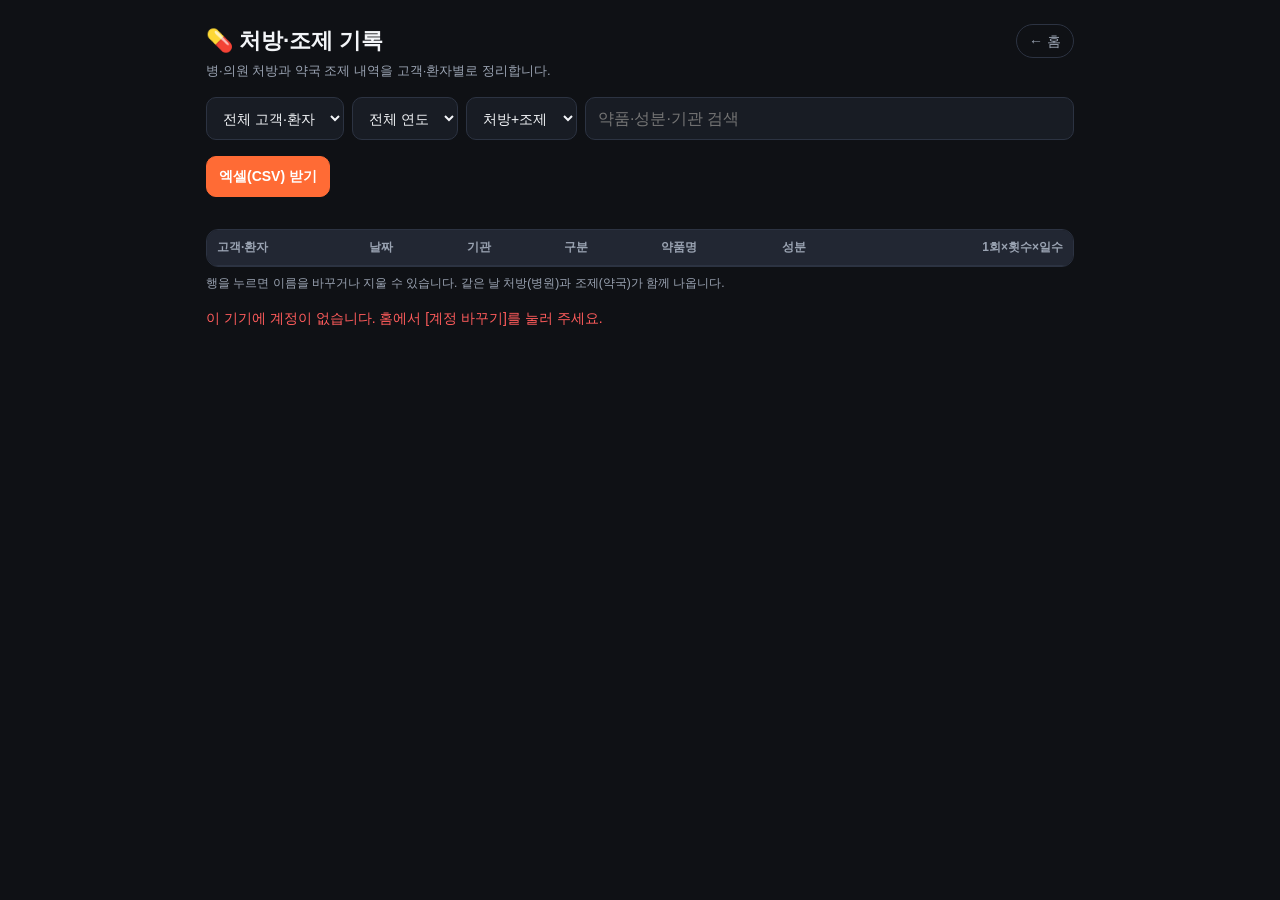
<file: prescriptions.html>
<!doctype html>
<html lang="ko">
<head>
  <meta charset="utf-8" />
  <meta name="viewport" content="width=device-width, initial-scale=1" />
  <meta name="theme-color" content="#0f1115" />
  <meta name="referrer" content="no-referrer" />
  <title>처방·조제 기록</title>
  <style>
    :root {
      --bg: #0f1115; --surface: #181c24; --surface-2: #222733; --border: #2c3342;
      --text: #f3f5f8; --muted: #9aa3b2; --accent: #ff6b35; --danger: #ff5c5c;
    }
    * { box-sizing: border-box; margin: 0; padding: 0; -webkit-tap-highlight-color: transparent; }
    body {
      background: var(--bg); color: var(--text); min-height: 100vh;
      font-family: -apple-system, BlinkMacSystemFont, "Pretendard", "Apple SD Gothic Neo", "Noto Sans KR", sans-serif;
      padding: 24px 16px 40px; max-width: 900px; margin: 0 auto; line-height: 1.45;
    }
    .top { display: flex; justify-content: space-between; align-items: center; gap: 8px; }
    h1 { font-size: 22px; font-weight: 800; }
    .back { color: var(--muted); font-size: 14px; text-decoration: none; border: 1px solid var(--border);
            border-radius: 999px; padding: 6px 12px; white-space: nowrap; }
    .sub { color: var(--muted); font-size: 13px; margin-top: 4px; }
    .bar { display: flex; flex-wrap: wrap; gap: 8px; margin-top: 16px; }
    select, button, input[type=search] {
      font: inherit; font-size: 14px; color: var(--text); background: var(--surface);
      border: 1px solid var(--border); border-radius: 10px; padding: 9px 12px;
    }
    input[type=search] { flex: 1 1 180px; min-width: 0; font-size: 16px; }
    button.primary { background: var(--accent); border-color: var(--accent); color: #fff; font-weight: 700; }
    button.danger { color: var(--danger); }
    .totals { margin-top: 16px; display: grid; grid-template-columns: repeat(auto-fill, minmax(140px, 1fr)); gap: 8px; }
    .tile { background: var(--surface); border: 1px solid var(--border); border-radius: 12px; padding: 10px 12px; }
    .tile .k { color: var(--muted); font-size: 12px; }
    .tile .v { font-size: 16px; font-weight: 700; margin-top: 2px; font-variant-numeric: tabular-nums; }
    .wrap { margin-top: 16px; overflow-x: auto; border: 1px solid var(--border); border-radius: 12px; }
    table { width: 100%; border-collapse: collapse; font-size: 13px; }
    th, td { padding: 9px 10px; text-align: left; border-bottom: 1px solid var(--border); vertical-align: top; }
    td.drug { min-width: 180px; }
    td.ing { color: var(--muted); min-width: 120px; }
    td.nw, th { white-space: nowrap; }
    th { background: var(--surface-2); color: var(--muted); font-weight: 600; font-size: 12px; position: sticky; top: 0; }
    th[data-sort] { cursor: pointer; user-select: none; -webkit-user-select: none; }
    th.on { color: var(--text); }
    th .arrow { margin-left: 4px; font-size: 10px; color: var(--accent); }
    td.num, th.num { text-align: right; font-variant-numeric: tabular-nums; }
    tbody tr { cursor: pointer; }
    tbody tr:active { background: var(--surface-2); }
    tr.newvisit td { border-top: 2px solid var(--border); }
    .pill { display: inline-block; font-size: 11px; padding: 2px 7px; border-radius: 999px; border: 1px solid var(--border); }
    .pill.조제 { color: #7cc4ff; border-color: #2d5576; }
    .pill.처방 { color: #ffb38a; border-color: #6b3d27; }
    .hint { color: var(--muted); font-size: 12px; margin-top: 8px; }
    .msg { margin-top: 16px; color: var(--muted); font-size: 14px; }
    .err { color: var(--danger); }
    dialog {
      background: var(--surface); color: var(--text); border: 1px solid var(--border); border-radius: 16px;
      padding: 18px 16px; width: min(92vw, 440px); margin: auto;
    }
    dialog::backdrop { background: rgba(0, 0, 0, 0.6); }
    dialog h2 { font-size: 17px; margin-bottom: 8px; }
    dialog .detail { color: var(--muted); font-size: 13px; }
    dialog label { display: block; color: var(--muted); font-size: 12px; margin-top: 12px; }
    dialog input[type=text] {
      width: 100%; margin-top: 4px; font: inherit; font-size: 16px; color: var(--text);
      background: var(--bg); border: 1px solid var(--border); border-radius: 10px; padding: 10px 12px;
    }
    dialog label.chk { display: flex; gap: 8px; align-items: center; color: var(--text); font-size: 13px; }
    .dlg-actions { display: flex; gap: 8px; margin-top: 18px; }
    .dlg-actions button { flex: 1; }
    .dlg-err { color: var(--danger); font-size: 13px; margin-top: 10px; min-height: 1em; }
  </style>
</head>
<body>
  <div class="top">
    <h1>💊 처방·조제 기록</h1>
    <a class="back" href="./">← 홈</a>
  </div>
  <p class="sub" id="who">병·의원 처방과 약국 조제 내역을 고객·환자별로 정리합니다.</p>

  <div class="bar">
    <select id="patientSel" aria-label="고객·환자"><option value="">전체 고객·환자</option></select>
    <select id="yearSel" aria-label="연도"><option value="">전체 연도</option></select>
    <select id="kindSel" aria-label="구분"><option value="">처방+조제</option><option>처방</option><option>조제</option></select>
    <input type="search" id="q" placeholder="약품·성분·기관 검색" autocomplete="off" />
  </div>
  <div class="bar">
    <button class="primary" id="csvBtn" type="button">엑셀(CSV) 받기</button>
    <button class="danger" id="delPatientBtn" type="button" hidden>이 고객·환자 기록 전체 삭제</button>
  </div>

  <div class="totals" id="totals"></div>
  <div class="wrap">
    <table>
      <thead><tr>
        <th data-sort="patient">고객·환자<span class="arrow"></span></th>
        <th data-sort="visit_date">날짜<span class="arrow"></span></th>
        <th data-sort="provider">기관<span class="arrow"></span></th>
        <th data-sort="kind">구분<span class="arrow"></span></th>
        <th data-sort="drug_name">약품명<span class="arrow"></span></th>
        <th data-sort="ingredient">성분<span class="arrow"></span></th>
        <th class="num" title="1회 투약량 × 1일 횟수 × 총 일수">1회×횟수×일수</th>
      </tr></thead>
      <tbody id="rows"></tbody>
    </table>
  </div>
  <p class="hint">행을 누르면 이름을 바꾸거나 지울 수 있습니다. 같은 날 처방(병원)과 조제(약국)가 함께 나옵니다.</p>
  <p class="msg" id="msg">불러오는 중…</p>

  <dialog id="editDlg">
    <form id="editForm" method="dialog">
      <h2 id="dTitle">기록</h2>
      <p class="detail" id="dDetail"></p>
      <label>고객·환자<input type="text" id="fPatient" list="patientList" autocomplete="off" /></label>
      <datalist id="patientList"></datalist>
      <label class="chk" id="batchWrap"><input type="checkbox" id="fBatch" checked />
        같이 저장된 <b id="batchN"></b>건 모두 이 이름으로 바꾸기</label>
      <p class="dlg-err" id="dlgErr"></p>
      <div class="dlg-actions">
        <button type="button" class="danger" id="delBtn">삭제</button>
        <button type="button" id="cancelBtn">닫기</button>
        <button type="submit" class="primary">저장</button>
      </div>
    </form>
  </dialog>

  <script src="account.js"></script>
  <script>
    const API = Pick3Account.API;
    const token = () => Pick3Account.getToken();
    const esc = (s) => String(s ?? "").replace(/[&<>"']/g, (c) => ({"&":"&amp;","<":"&lt;",">":"&gt;",'"':"&quot;","'":"&#39;"}[c]));
    const $ = (id) => document.getElementById(id);
    let all = [];
    let editing = null;

    // ---- sort ----
    const SORT_DEFAULT_DIR = { visit_date: -1, patient: 1, provider: 1, kind: 1, drug_name: 1, ingredient: 1 };
    let sortKey = "visit_date", sortDir = -1;
    try {
      const s = JSON.parse(localStorage.getItem("pick3_rx_sort") || "null");
      if (s && s.key in SORT_DEFAULT_DIR) { sortKey = s.key; sortDir = s.dir === 1 ? 1 : -1; }
    } catch {}
    const cmp = (a, b) => (String(a[sortKey] || "").localeCompare(String(b[sortKey] || ""), "ko") * sortDir)
      || b.visit_date.localeCompare(a.visit_date) || a.provider.localeCompare(b.provider, "ko") || (a.id - b.id);

    function filtered() {
      const p = patientSel.value, y = yearSel.value, k = kindSel.value, q = $("q").value.trim().toLowerCase();
      return all.filter((r) => (!p || r.patient === p) && (!y || r.visit_date.startsWith(y)) && (!k || r.kind === k)
        && (!q || `${r.drug_name} ${r.ingredient} ${r.provider}`.toLowerCase().includes(q))).sort(cmp);
    }

    function fillSelect(sel, values, label) {
      const cur = sel.value;
      sel.innerHTML = `<option value="">${label}</option>` + values.map((v) => `<option>${esc(v)}</option>`).join("");
      if (values.includes(cur)) sel.value = cur;
    }

    function refreshFilters() {
      const names = [...new Set(all.map((r) => r.patient).filter(Boolean))].sort();
      fillSelect(patientSel, names, "전체 고객·환자");
      fillSelect(yearSel, [...new Set(all.map((r) => r.visit_date.slice(0, 4)))].sort().reverse(), "전체 연도");
      $("patientList").innerHTML = names.map((p) => `<option value="${esc(p)}">`).join("");
      $("delPatientBtn").hidden = !patientSel.value;
    }

    function render() {
      const rows = filtered();
      for (const th of document.querySelectorAll("th[data-sort]")) {
        const on = th.dataset.sort === sortKey;
        th.classList.toggle("on", on);
        th.querySelector(".arrow").textContent = on ? (sortDir === 1 ? "▲" : "▼") : "";
      }
      let prev = "";
      $("rows").innerHTML = rows.map((r) => {
        const visit = `${r.patient}|${r.visit_date}`;
        const cls = sortKey === "visit_date" && prev && visit !== prev ? "newvisit" : "";
        prev = visit;
        return `<tr data-id="${r.id}" class="${cls}"><td class="nw">${esc(r.patient || "-")}</td><td class="nw">${esc(r.visit_date)}</td>
          <td class="nw">${esc(r.provider)}</td><td class="nw"><span class="pill ${esc(r.kind)}">${esc(r.kind)}</span></td>
          <td class="drug">${esc(r.drug_name)}</td><td class="ing">${esc(r.ingredient)}</td>
          <td class="num nw">${esc(r.dose || "-")}×${esc(r.times_per_day || "-")}×${esc(r.days || "-")}</td></tr>`;
      }).join("");
      const dates = rows.map((r) => r.visit_date).sort();
      const tiles = [
        ["기록", `${rows.length}건`],
        ["처방 / 조제", `${rows.filter((r) => r.kind === "처방").length} / ${rows.filter((r) => r.kind === "조제").length}`],
        ["기관", `${new Set(rows.map((r) => r.provider)).size}곳`],
        ["기간", dates.length ? `${dates[0].slice(0, 7)} ~ ${dates[dates.length - 1].slice(0, 7)}` : "-"],
      ];
      $("totals").innerHTML = tiles.map(([k, v]) => `<div class="tile"><div class="k">${k}</div><div class="v">${esc(v)}</div></div>`).join("");
      $("msg").textContent = rows.length ? "" : (all.length ? "조건에 맞는 기록이 없습니다."
        : "기록이 없습니다. 처방조제정보 PDF를 공유 → '의료비 저장'으로 보내 보세요.");
    }

    async function load() {
      await Pick3Account.ready;
      const t = token();
      if (!t) { $("msg").innerHTML = '<span class="err">이 기기에 계정이 없습니다. 홈에서 [계정 바꾸기]를 눌러 주세요.</span>'; return; }
      try {
        const res = await fetch(`${API}/api/prescriptions`, { headers: { "X-Pick3-Token": t } });
        if (res.status === 401) { $("msg").innerHTML = '<span class="err">토큰이 맞지 않습니다. 홈에서 [계정 바꾸기]를 눌러 주세요.</span>'; return; }
        if (!res.ok) throw new Error(`HTTP ${res.status}`);
        const data = await res.json();
        all = data.items;
        $("who").textContent = `${data.user} 님 · ${data.count}건`;
        refreshFilters();
        render();
      } catch (e) {
        $("msg").innerHTML = `<span class="err">불러오지 못했습니다 (${esc(e.message)}). 서버가 깨어나는 중이면 30초 뒤 새로고침하세요.</span>`;
      }
    }

    async function api(method, path, body) {
      const res = await fetch(`${API}${path}`, {
        method, headers: { "X-Pick3-Token": token(), ...(body ? { "Content-Type": "application/json" } : {}) },
        body: body ? JSON.stringify(body) : undefined,
      });
      if (!res.ok) {
        let detail = `HTTP ${res.status}`;
        try { const j = await res.json(); if (typeof j.detail === "string") detail = j.detail; } catch {}
        throw new Error(detail);
      }
      return res.json();
    }

    // ---- events ----
    document.querySelector("thead").addEventListener("click", (e) => {
      const th = e.target.closest("th[data-sort]");
      if (!th) return;
      if (th.dataset.sort === sortKey) sortDir = -sortDir;
      else { sortKey = th.dataset.sort; sortDir = SORT_DEFAULT_DIR[sortKey]; }
      try { localStorage.setItem("pick3_rx_sort", JSON.stringify({ key: sortKey, dir: sortDir })); } catch {}
      render();
    });
    for (const el of [patientSel, yearSel, kindSel]) el.addEventListener("change", () => { refreshFilters(); render(); });
    $("q").addEventListener("input", render);

    $("rows").addEventListener("click", (e) => {
      const tr = e.target.closest("tr[data-id]");
      if (!tr) return;
      editing = all.find((r) => String(r.id) === tr.dataset.id);
      if (!editing) return;
      $("dTitle").textContent = editing.drug_name;
      $("dDetail").textContent = `${editing.visit_date} · ${editing.provider} · ${editing.kind} · ${editing.ingredient || ""} · `
        + `1회 ${editing.dose || "-"}, 1일 ${editing.times_per_day || "-"}회, ${editing.days || "-"}일`;
      fPatient.value = editing.patient || "";
      const batch = all.filter((r) => r.created_at === editing.created_at);
      $("batchN").textContent = batch.length;
      $("batchWrap").style.display = batch.length > 1 ? "flex" : "none";
      fBatch.checked = true;
      $("dlgErr").textContent = "";
      editDlg.showModal();
    });

    $("editForm").addEventListener("submit", async (e) => {
      e.preventDefault();
      const name = fPatient.value.trim();
      if (name === (editing.patient || "")) { editDlg.close(); return; }
      const ids = fBatch.checked ? all.filter((r) => r.created_at === editing.created_at).map((r) => r.id) : [editing.id];
      try {
        const out = await api("POST", "/api/prescriptions/patient", { ids, patient: name });
        const byId = new Map(out.items.map((r) => [r.id, r]));
        all = all.map((r) => (byId.has(r.id) ? { ...r, ...byId.get(r.id) } : r));
        refreshFilters(); render(); editDlg.close();
      } catch (err) { $("dlgErr").textContent = `저장하지 못했습니다: ${err.message}`; }
    });

    $("delBtn").addEventListener("click", async () => {
      if (!confirm("이 한 줄을 삭제할까요?")) return;
      try {
        await api("DELETE", `/api/prescriptions/${editing.id}`);
        all = all.filter((r) => r !== editing);
        refreshFilters(); render(); editDlg.close();
      } catch (err) { $("dlgErr").textContent = `삭제하지 못했습니다: ${err.message}`; }
    });
    $("cancelBtn").addEventListener("click", () => editDlg.close());

    $("delPatientBtn").addEventListener("click", async () => {
      const name = patientSel.value;
      if (!name) return;
      const n = all.filter((r) => r.patient === name).length;
      const typed = prompt(`'${name}'의 처방·조제 기록 ${n}건을 모두 삭제합니다. 되돌릴 수 없습니다.\n확인하려면 이름을 그대로 입력하세요:`, "");
      if ((typed || "").trim() !== name) { if (typed !== null) alert("이름이 달라 삭제하지 않았습니다."); return; }
      try {
        const out = await api("DELETE", `/api/prescriptions?patient=${encodeURIComponent(name)}`);
        all = all.filter((r) => r.patient !== name);
        patientSel.value = "";
        refreshFilters(); render();
        alert(`'${name}' 기록 ${out.deleted}건을 삭제했습니다.`);
      } catch (err) { alert(`삭제하지 못했습니다: ${err.message}`); }
    });

    $("csvBtn").addEventListener("click", () => {
      const rows = filtered();
      const head = ["고객·환자", "날짜", "기관", "구분", "약품명", "성분명", "1회투약량", "1일투여횟수", "총투약일수"];
      const q = (v) => `"${String(v ?? "").replace(/"/g, '""')}"`;
      const lines = [head.map(q).join(",")].concat(rows.map((r) =>
        [r.patient, r.visit_date, r.provider, r.kind, r.drug_name, r.ingredient, r.dose, r.times_per_day, r.days].map(q).join(",")));
      const blob = new Blob(["﻿" + lines.join("\r\n")], { type: "text/csv;charset=utf-8" });
      const a = document.createElement("a");
      a.href = URL.createObjectURL(blob);
      a.download = `처방조제_${patientSel.value || "전체"}_${yearSel.value || "전체"}.csv`;
      a.click();
      setTimeout(() => URL.revokeObjectURL(a.href), 1000);
    });

    load();
  </script>
</body>
</html>
</file>
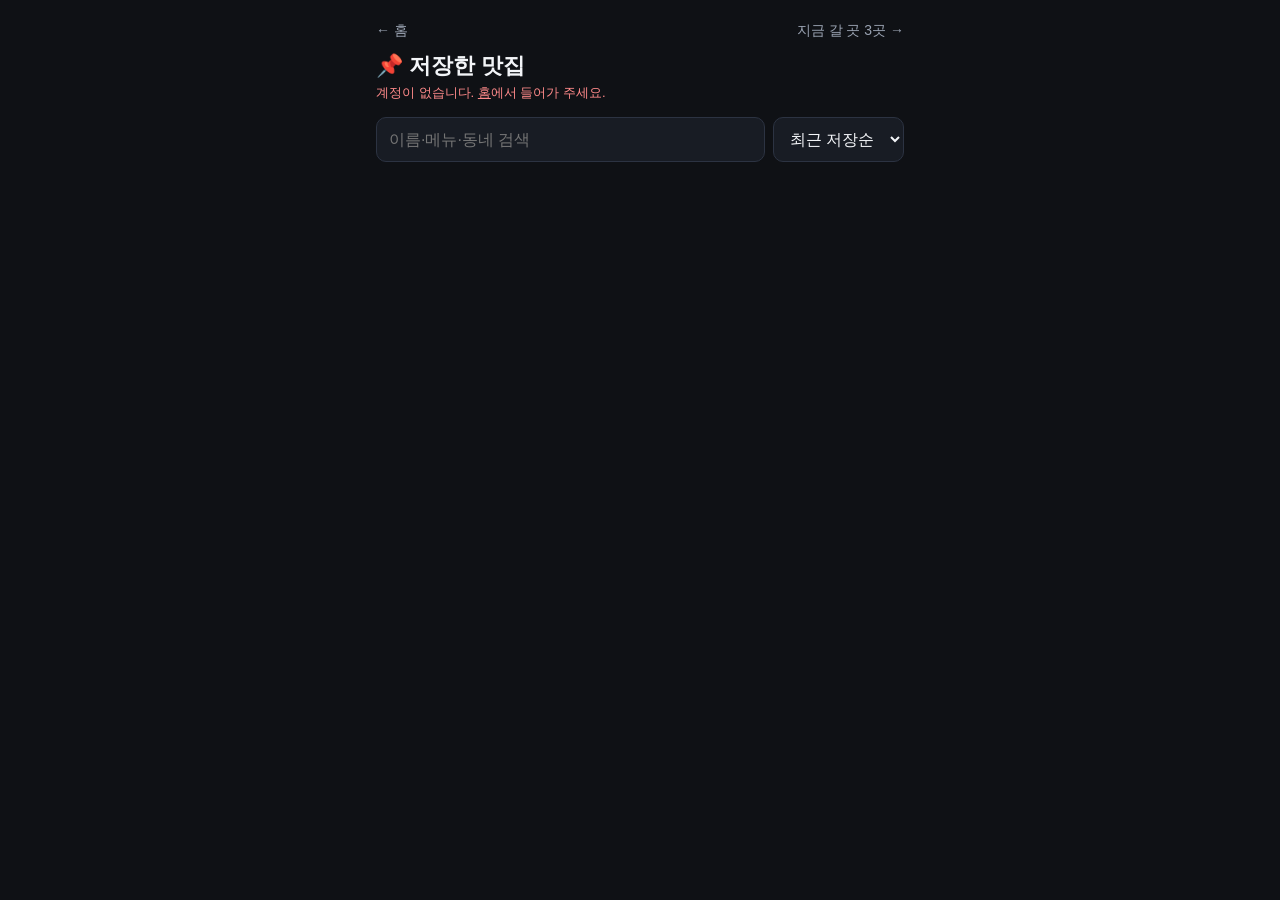
<file: saved.html>
<!doctype html>
<html lang="ko">
<head>
  <meta charset="utf-8" />
  <meta name="viewport" content="width=device-width, initial-scale=1, viewport-fit=cover" />
  <meta name="theme-color" content="#0f1115" />
  <meta name="referrer" content="no-referrer" />
  <link rel="icon" href="icon.svg" type="image/svg+xml" />
  <title>저장한 맛집</title>
  <style>
    :root {
      --bg: #0f1115; --surface: #181c24; --surface-2: #222733; --border: #2c3342;
      --text: #f3f5f8; --muted: #9aa3b2; --accent: #ff6b35; --danger: #ff8a8a;
    }
    * { box-sizing: border-box; margin: 0; padding: 0; -webkit-tap-highlight-color: transparent; }
    body {
      background: var(--bg); color: var(--text); min-height: 100vh;
      font-family: -apple-system, BlinkMacSystemFont, "Pretendard", "Apple SD Gothic Neo", "Noto Sans KR", sans-serif;
      padding: 20px 16px 48px; max-width: 560px; margin: 0 auto; line-height: 1.45;
    }
    a { color: inherit; }
    .top { display: flex; justify-content: space-between; align-items: center; }
    .home { color: var(--muted); text-decoration: none; font-size: 14px; }
    h1 { font-size: 22px; font-weight: 800; margin-top: 10px; }
    .sub { color: var(--muted); font-size: 13px; margin-top: 2px; }
    .tools { display: flex; gap: 8px; margin-top: 14px; }
    input[type=search], select {
      font: inherit; font-size: 16px; color: var(--text); background: var(--surface);
      border: 1px solid var(--border); border-radius: 10px; padding: 10px 12px;
    }
    input[type=search] { flex: 1; min-width: 0; }
    .chips { display: flex; gap: 6px; overflow-x: auto; margin-top: 10px; padding-bottom: 4px; }
    .chip {
      flex: none; font: inherit; font-size: 13px; color: var(--muted); background: transparent;
      border: 1px solid var(--border); border-radius: 999px; padding: 6px 11px;
    }
    .chip.on { color: var(--text); border-color: var(--accent); }
    .list { margin-top: 12px; display: grid; gap: 10px; }
    .card { background: var(--surface); border: 1px solid var(--border); border-radius: 14px; padding: 13px 14px; }
    .card .name { font-size: 16px; font-weight: 700; }
    .card .meta { color: var(--muted); font-size: 13px; margin-top: 2px; }
    .card .menu { font-size: 13px; margin-top: 6px; }
    .card .row { display: flex; gap: 8px; margin-top: 10px; flex-wrap: wrap; }
    .card .row a, .card .row button {
      font: inherit; font-size: 13px; color: var(--text); background: var(--surface-2); text-decoration: none;
      border: 1px solid var(--border); border-radius: 999px; padding: 6px 11px;
    }
    .card .row .del { color: var(--danger); background: transparent; margin-left: auto; }
    .msg { color: var(--muted); font-size: 14px; margin-top: 18px; text-align: center; }
    .err { color: var(--danger); }
  </style>
</head>
<body>
  <div class="top">
    <a class="home" href="./">← 홈</a>
    <a class="home" href="pick3.html">지금 갈 곳 3곳 →</a>
  </div>
  <h1>📌 저장한 맛집</h1>
  <p class="sub" id="sub">불러오는 중…</p>

  <div class="tools">
    <input type="search" id="q" placeholder="이름·메뉴·동네 검색" autocomplete="off" />
    <select id="sort" aria-label="정렬">
      <option value="new">최근 저장순</option>
      <option value="name">이름순</option>
      <option value="area">동네순</option>
    </select>
  </div>
  <div class="chips" id="chips" aria-label="동네"></div>

  <div class="list" id="list"></div>
  <p class="msg" id="msg"></p>

  <script src="account.js"></script>
  <script>
    const $ = (id) => document.getElementById(id);
    const esc = (s) => String(s ?? "").replace(/[&<>"']/g, (c) => ({"&":"&amp;","<":"&lt;",">":"&gt;",'"':"&quot;","'":"&#39;"}[c]));
    const SORT_KEY = "pick3_saved_sort";
    let items = [];
    let area = "";

    const areaOf = (p) => (p.area || "").trim() || (p.address || "").split(" ").slice(1, 3).join(" ") || "기타";
    const day = (s) => (s || "").slice(0, 10);

    function mapUrl(p) {
      if (p.kakao_url) return p.kakao_url;
      if (p.naver_url) return p.naver_url;
      return "https://map.kakao.com/?q=" + encodeURIComponent(`${p.name} ${p.area || ""}`.trim());
    }

    function render() {
      const q = $("q").value.trim().toLowerCase();
      const sort = $("sort").value;
      let rows = items.filter((p) => !area || areaOf(p) === area);
      if (q) rows = rows.filter((p) => [p.name, p.signature_menu, p.category, p.area, p.address, p.memo]
        .join(" ").toLowerCase().includes(q));
      const cmp = {
        new: (a, b) => (b.created_at || "").localeCompare(a.created_at || ""),
        name: (a, b) => a.name.localeCompare(b.name, "ko"),
        area: (a, b) => areaOf(a).localeCompare(areaOf(b), "ko") || a.name.localeCompare(b.name, "ko"),
      }[sort];
      rows.sort(cmp);
      $("list").innerHTML = rows.map((p) => `
        <article class="card">
          <div class="name">${esc(p.name)}</div>
          <div class="meta">${esc([p.category, areaOf(p)].filter(Boolean).join(" · "))} · ${esc(day(p.created_at))}</div>
          ${p.signature_menu ? `<div class="menu">🍴 ${esc(p.signature_menu)}</div>` : ""}
          ${p.memo ? `<div class="menu">📝 ${esc(p.memo)}</div>` : ""}
          <div class="row">
            <a href="${esc(mapUrl(p))}" target="_blank" rel="noopener">🗺️ 지도</a>
            ${p.phone ? `<a href="tel:${esc(p.phone)}">📞 전화</a>` : ""}
            <button type="button" class="del" data-id="${esc(p.id)}" data-name="${esc(p.name)}">삭제</button>
          </div>
        </article>`).join("");
      $("msg").textContent = rows.length ? "" : (items.length ? "조건에 맞는 곳이 없습니다." : "아직 저장한 맛집이 없습니다.");
      $("sub").textContent = `${items.length}곳 저장` + (rows.length !== items.length ? ` · ${rows.length}곳 표시` : "");
    }

    function renderChips() {
      const counts = {};
      for (const p of items) counts[areaOf(p)] = (counts[areaOf(p)] || 0) + 1;
      const areas = Object.entries(counts).sort((a, b) => b[1] - a[1]);
      $("chips").innerHTML = [`<button class="chip ${area ? "" : "on"}" data-area="">전체</button>`]
        .concat(areas.map(([a, n]) => `<button class="chip ${a === area ? "on" : ""}" data-area="${esc(a)}">${esc(a)} ${n}</button>`))
        .join("");
    }

    async function load() {
      await Pick3Account.ready;
      const token = Pick3Account.getToken();
      if (!token) {
        $("sub").innerHTML = '<span class="err">계정이 없습니다. <a href="./">홈</a>에서 들어가 주세요.</span>';
        return;
      }
      try {
        const res = await fetch(`${Pick3Account.API}/api/saved`, { headers: { "X-Pick3-Token": token } });
        if (res.status === 401) {
          $("sub").innerHTML = '<span class="err">로그인이 필요합니다. <a href="./">홈</a>에서 다시 들어가 주세요.</span>';
          return;
        }
        if (!res.ok) throw new Error(res.status);
        items = (await res.json()).items || [];
      } catch {
        $("sub").innerHTML = '<span class="err">불러오지 못했습니다. 서버가 깨어나는 중이면 30초 뒤 새로고침해 주세요.</span>';
        return;
      }
      renderChips();
      render();
    }

    $("q").addEventListener("input", render);
    $("sort").addEventListener("change", () => {
      try { localStorage.setItem(SORT_KEY, $("sort").value); } catch {}
      render();
    });
    $("chips").addEventListener("click", (e) => {
      const b = e.target.closest(".chip");
      if (!b) return;
      area = b.dataset.area;
      renderChips();
      render();
    });
    $("list").addEventListener("click", async (e) => {
      const b = e.target.closest(".del");
      if (!b || !confirm(`'${b.dataset.name}'을(를) 저장 목록에서 지울까요?`)) return;
      const res = await fetch(`${Pick3Account.API}/api/saved/${b.dataset.id}`, {
        method: "DELETE", headers: { "X-Pick3-Token": Pick3Account.getToken() },
      }).catch(() => null);
      if (!res || !res.ok) { alert("지우지 못했습니다. 잠시 후 다시 해 주세요."); return; }
      items = items.filter((p) => String(p.id) !== b.dataset.id);
      renderChips();
      render();
    });

    try { const s = localStorage.getItem(SORT_KEY); if (s) $("sort").value = s; } catch {}
    load();
  </script>
</body>
</html>
</file>
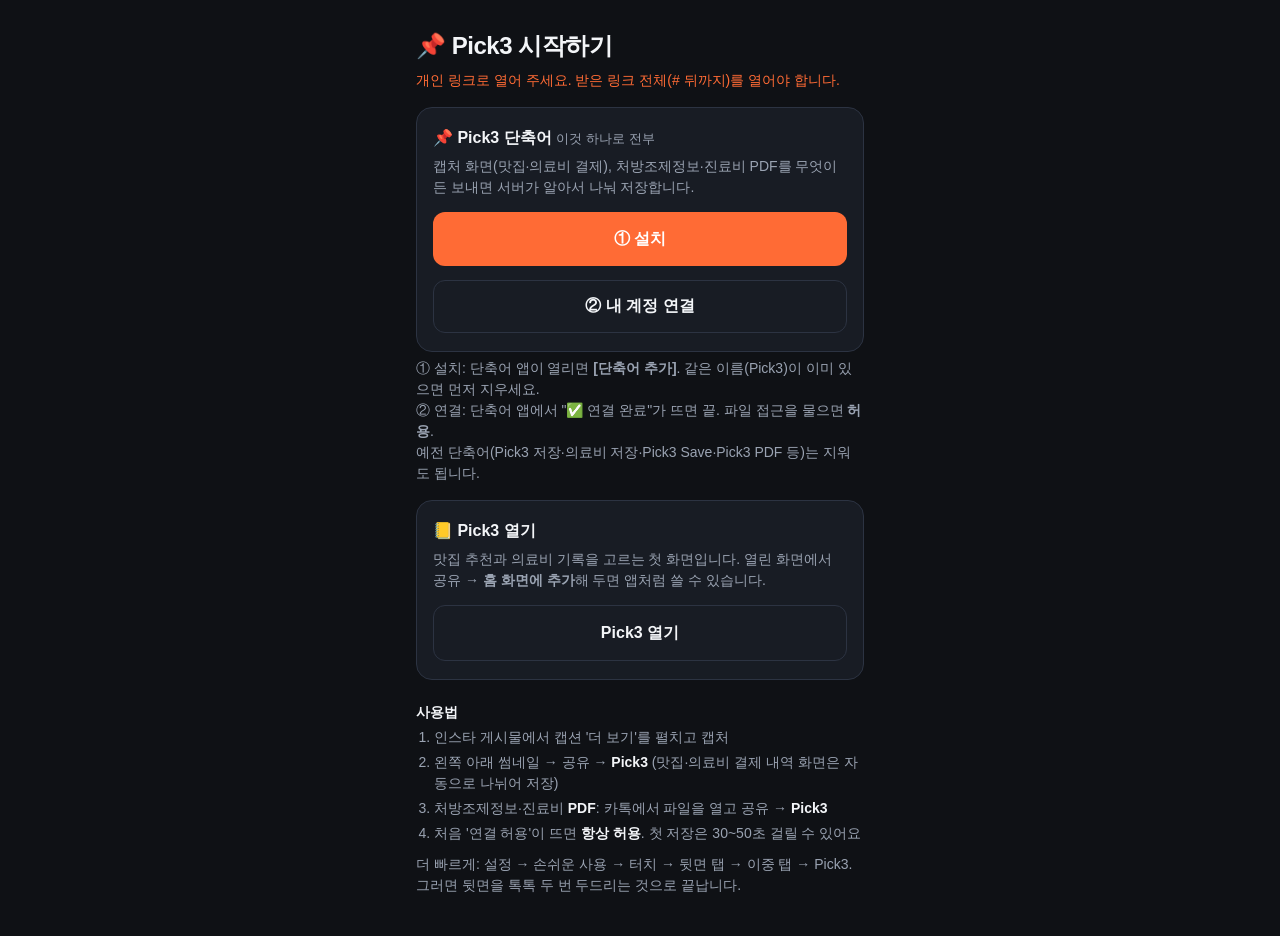
<file: start.html>
<!doctype html>
<html lang="ko">
<head>
  <meta charset="utf-8" />
  <meta name="viewport" content="width=device-width, initial-scale=1" />
  <meta name="theme-color" content="#0f1115" />
  <meta name="referrer" content="no-referrer" />
  <title>Pick3 시작하기</title>
  <style>
    :root {
      --bg: #0f1115; --surface: #181c24; --border: #2c3342;
      --text: #f3f5f8; --muted: #9aa3b2; --accent: #ff6b35; --ok: #3ccf7a;
    }
    * { box-sizing: border-box; margin: 0; padding: 0; -webkit-tap-highlight-color: transparent; }
    body {
      background: var(--bg); color: var(--text); min-height: 100vh;
      font-family: -apple-system, BlinkMacSystemFont, "Pretendard", "Apple SD Gothic Neo", "Noto Sans KR", sans-serif;
      padding: 28px 16px 40px; max-width: 480px; margin: 0 auto; line-height: 1.5;
    }
    h1 { font-size: 24px; font-weight: 800; letter-spacing: -0.02em; }
    .sub { color: var(--muted); font-size: 14px; margin-top: 6px; }
    .step {
      background: var(--surface); border: 1px solid var(--border); border-radius: 16px;
      padding: 18px 16px; margin-top: 16px;
    }
    .step h2 { font-size: 16px; font-weight: 700; }
    .step p { color: var(--muted); font-size: 14px; margin-top: 6px; }
    .btn {
      display: block; width: 100%; margin-top: 14px; padding: 15px; border: 0; border-radius: 12px;
      background: var(--accent); color: #fff; font-size: 16px; font-weight: 700; text-align: center;
      text-decoration: none; font-family: inherit; cursor: pointer;
    }
    .btn.secondary { background: transparent; border: 1px solid var(--border); color: var(--text); }
    .steps { color: var(--muted); font-size: 14px; margin: 8px 0 0 18px; }
    .steps li { margin-top: 4px; }
    .steps b { color: var(--text); }
    .done { color: var(--ok); font-size: 14px; margin-top: 10px; display: none; }
    .how { margin-top: 22px; color: var(--muted); font-size: 14px; }
    .how b { color: var(--text); }
    .how li { margin: 4px 0 0 18px; }
    .err { color: var(--accent); }
  </style>
  <script>
    // KakaoTalk's in-app browser can't install Shortcuts and keeps its own storage: hand off to Safari.
    if (/KAKAOTALK/i.test(navigator.userAgent)) {
      location.replace("kakaotalk://web/openExternal?url=" + encodeURIComponent(location.href));
    }
  </script>
</head>
<body>
  <h1>📌 Pick3 시작하기</h1>
  <p class="sub" id="greet">버튼 두 개 [설치] → [연결]이면 끝납니다. 붙여넣기는 없습니다.</p>

  <section class="step">
    <h2>📌 Pick3 단축어 <small style="color:var(--muted);font-weight:400">이것 하나로 전부</small></h2>
    <p>캡처 화면(맛집·의료비 결제), 처방조제정보·진료비 PDF를 무엇이든 보내면 서버가 알아서 나눠 저장합니다.</p>
    <a class="btn" id="installBtn" href="https://www.icloud.com/shortcuts/5de552eb9c4b43958b160d64e31152e6">① 설치</a>
    <button class="btn connect secondary" type="button" data-name="Pick3">② 내 계정 연결</button>
  </section>

  <p class="sub">① 설치: 단축어 앱이 열리면 <b>[단축어 추가]</b>. 같은 이름(Pick3)이 이미 있으면 먼저 지우세요.<br>
    ② 연결: 단축어 앱에서 "✅ 연결 완료"가 뜨면 끝. 파일 접근을 물으면 <b>허용</b>.<br>
    예전 단축어(Pick3 저장·의료비 저장·Pick3 Save·Pick3 PDF 등)는 지워도 됩니다.</p>
  <p class="done" id="connectNote">"단축어를 찾을 수 없음"이 뜨면 먼저 ① 설치를 해 주세요. 이름이 "Pick3 1"처럼 바뀌었다면 "Pick3"으로 고치세요.</p>

  <section class="step">
    <h2>📒 Pick3 열기</h2>
    <p>맛집 추천과 의료비 기록을 고르는 첫 화면입니다. 열린 화면에서 공유 → <b>홈 화면에 추가</b>해 두면 앱처럼 쓸 수 있습니다.</p>
    <a class="btn secondary" id="openBtn" href="./">Pick3 열기</a>
  </section>

  <div class="how">
    <b>사용법</b>
    <ol>
      <li>인스타 게시물에서 캡션 '더 보기'를 펼치고 캡처</li>
      <li>왼쪽 아래 썸네일 → 공유 → <b>Pick3</b> (맛집·의료비 결제 내역 화면은 자동으로 나뉘어 저장)</li>
      <li>처방조제정보·진료비 <b>PDF</b>: 카톡에서 파일을 열고 공유 → <b>Pick3</b></li>
      <li>처음 '연결 허용'이 뜨면 <b>항상 허용</b>. 첫 저장은 30~50초 걸릴 수 있어요</li>
    </ol>
    <p style="margin-top:10px">더 빠르게: 설정 → 손쉬운 사용 → 터치 → 뒷면 탭 → 이중 탭 → Pick3. 그러면 뒷면을 톡톡 두 번 두드리는 것으로 끝납니다.</p>
  </div>

  <script src="account.js"></script>
  <script>
    // Token rides in the URL fragment (#t=...), which browsers never send to any server.
    // account.js stores it (asking first if this device already has another account).
    // The connect button always sends the LINK's token: that is the person being set up.
    let myToken = Pick3Account.linkToken || Pick3Account.getToken();
    if (Pick3Account.linkToken) { try { localStorage.setItem("pick3_last_prov", "saved"); } catch {} }
    if (!myToken) {
      document.getElementById("greet").innerHTML =
        '<span class="err">개인 링크로 열어 주세요. 받은 링크 전체(# 뒤까지)를 열어야 합니다.</span>';
    }

    // shortcuts:// run link hands the token to the Shortcut as text input; the Shortcut saves it
    // to Shortcuts/pick3_token.txt, which both Pick3 Shortcuts read on every run.
    for (const btn of document.querySelectorAll(".connect")) btn.addEventListener("click", async () => {
      if (!myToken) {
        // No account in this browser (opened without #t=...): let them sign in right here.
        if (!confirm("이 브라우저에는 아직 내 계정이 없습니다.\n\n받은 개인 시작 링크 전체나 토큰을 붙여넣을까요?\n(받은 링크를 Safari에서 다시 열어도 됩니다)")) return;
        const name = await Pick3Account.switchInteractive();
        if (!name) return;
        myToken = Pick3Account.getToken();
        // Safari may block opening another app after an async step: ask for a fresh tap.
        document.getElementById("greet").textContent = `✓ ${name} 님 계정 확인. [② 내 계정 연결]을 한 번 더 눌러 주세요.`;
        return;
      }
      document.getElementById("connectNote").style.display = "block";
      // Shortcut names are ASCII on purpose: imported Hangul names are stored decomposed (NFD)
      // and run-shortcut?name= then fails to find them.
      location.href = "shortcuts://run-shortcut?name=" + encodeURIComponent(btn.dataset.name) +
        "&input=text&text=" + encodeURIComponent(myToken);
    });
  </script>
</body>
</file>
